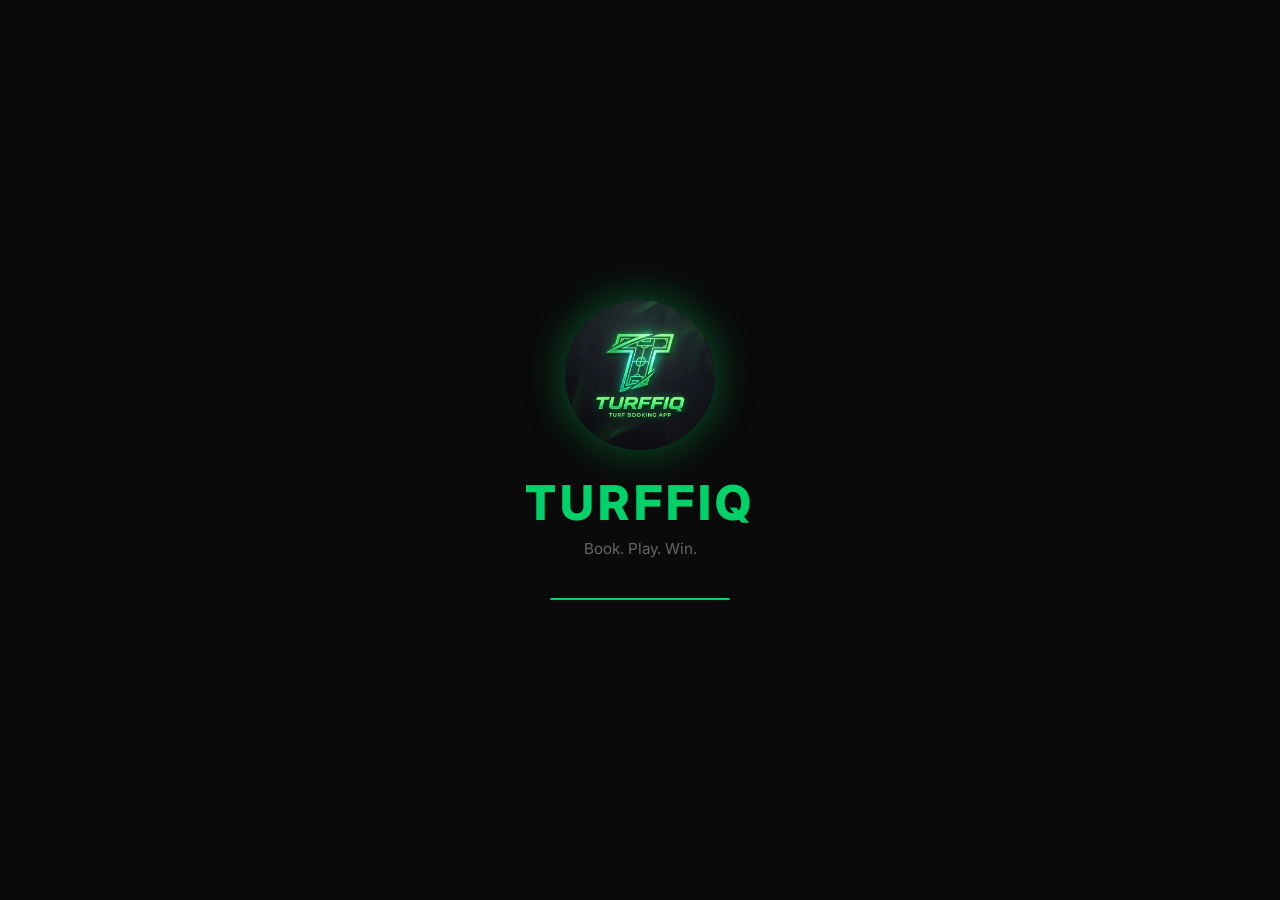
<file: frontend/index.html>
<!DOCTYPE html>
<html lang="en">
<head>
<meta charset="UTF-8"><meta name="viewport" content="width=device-width,initial-scale=1">
<title>TURFFIQ</title>
<link href="https://fonts.googleapis.com/css2?family=Inter:wght@400;600;800&display=swap" rel="stylesheet">
<style>
  * { margin:0; padding:0; box-sizing:border-box; }
  body { background:#0a0a0a; display:flex; justify-content:center; align-items:center; height:100vh; font-family:'Inter',sans-serif; overflow:hidden; }
  .splash { text-align:center; transition: opacity 0.5s ease; }
  .logo { width:150px; height:150px; object-fit:contain; border-radius:50%; box-shadow:0 0 40px rgba(0,210,106,0.4); animation:zoom 1s ease-out; }
  .brand { font-size:3rem; font-weight:800; color:#00d26a; letter-spacing:4px; margin-top:1.2rem; opacity:0; animation:fadeUp 0.6s 0.6s forwards; }
  .tagline { color:#666; margin-top:0.4rem; font-size:0.95rem; opacity:0; animation:fadeUp 0.6s 1s forwards; }
  .bar { width:180px; height:2px; background:#1a1a1a; border-radius:10px; margin:2.5rem auto 0; overflow:hidden; }
  .bar-fill { height:100%; background:#00d26a; width:0; border-radius:10px; animation:load 1.8s linear 1.2s forwards; }
  @keyframes zoom    { from{opacity:0;transform:scale(0.8)} to{opacity:1;transform:scale(1)} }
  @keyframes fadeUp  { from{opacity:0;transform:translateY(15px)} to{opacity:1;transform:translateY(0)} }
  @keyframes load    { from{width:0} to{width:100%} }
  .fade-out { opacity: 0; }
</style>
</head>
<body>
<div class="splash" id="splash">
  <img src="assets/Logo.jpeg" class="logo" alt="TURFFIQ Logo">
  <p class="brand">TURFFIQ</p>
  <p class="tagline">Book. Play. Win.</p>
  <div class="bar"><div class="bar-fill"></div></div>
</div>
<script>
  // Execute after 3 seconds total
  setTimeout(() => {
    document.getElementById("splash").classList.add("fade-out");
    setTimeout(() => {
      const token = localStorage.getItem("token");
      const user  = JSON.parse(localStorage.getItem("user") || "{}");
      if (token) {
        window.location.href = user.role === "Turf Owner" ? "pages/owner_dashboard.html" : "pages/dashboard.html";
      } else {
        window.location.href = "pages/selection.html";
      }
    }, 500); // Wait for fade-out animation
  }, 2500); // 2.5s display + 0.5s fade = 3s total
</script>
</body>
</html>
</file>
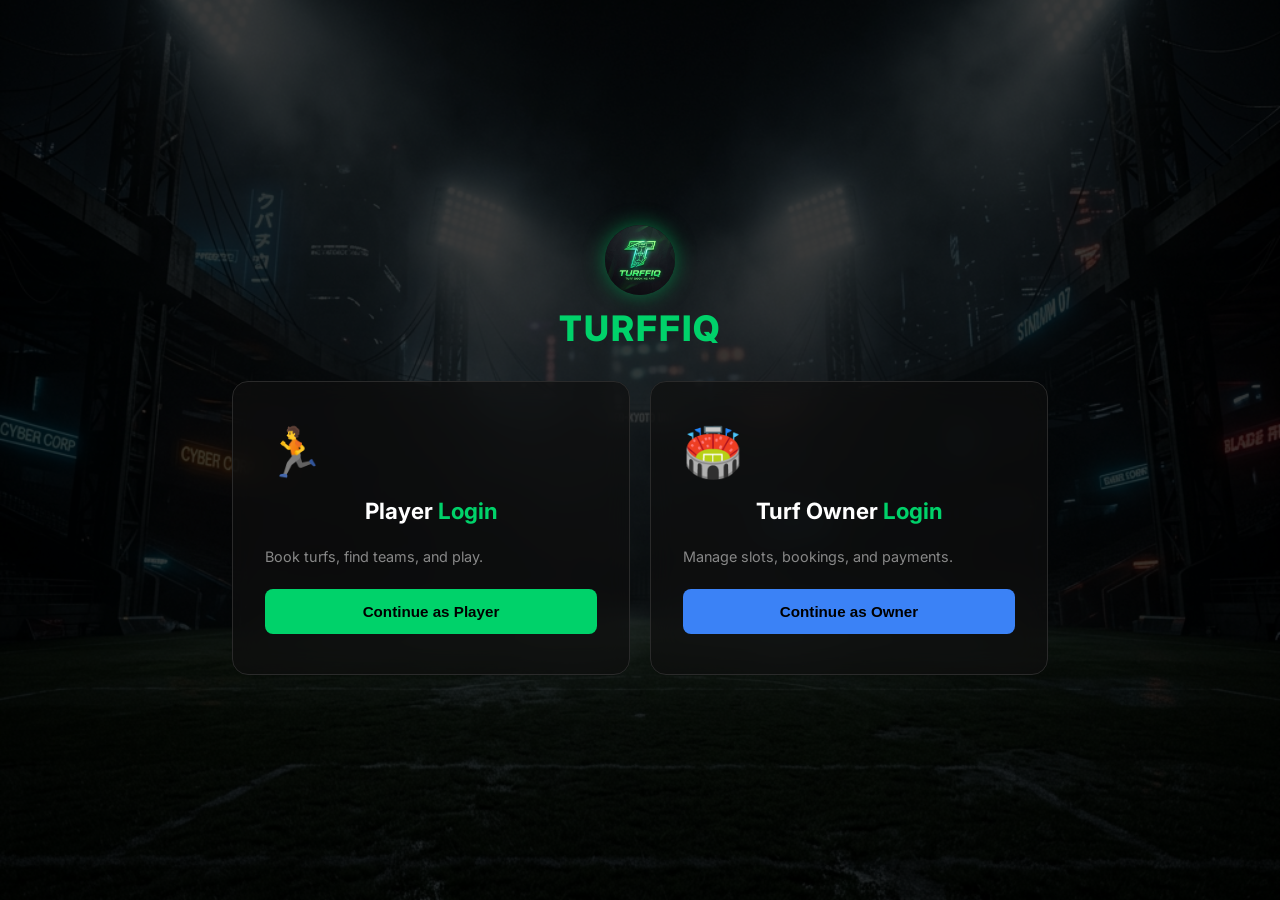
<file: frontend/pages/chat.html>
<!DOCTYPE html>
<html lang="en">
<head>
<meta charset="UTF-8"><meta name="viewport" content="width=device-width,initial-scale=1">
<title>TURFFIQ | Team Chat</title>
<link href="https://fonts.googleapis.com/css2?family=Inter:wght@400;600;800&display=swap" rel="stylesheet">
<link rel="stylesheet" href="../styles/main.css">
<script src="https://cdn.socket.io/4.7.2/socket.io.min.js"></script>
<style>
  html, body { height:100%; overflow:hidden; }
  body { display:flex; flex-direction:column; }
  .chat-outer { display:flex; flex:1; overflow:hidden; max-width:1000px; width:100%; margin:0 auto; }

  /* Sidebar */
  .sidebar { width:260px; border-right:1px solid var(--border); display:flex; flex-direction:column; flex-shrink:0; }
  .sidebar-head { padding:1rem; border-bottom:1px solid var(--border); }
  .sidebar-head h3 { margin:0; font-size:1rem; }
  .sidebar-head p  { color:#888; font-size:0.8rem; margin:0.25rem 0 0; }
  .member-list { flex:1; overflow-y:auto; padding:0.5rem; }
  .member-item { padding:0.6rem 0.75rem; border-radius:8px; font-size:0.85rem; display:flex; align-items:center; gap:0.6rem; }
  .member-item:hover { background:#1a1a1a; }
  .avatar-sm { width:30px; height:30px; border-radius:50%; background:var(--accent); color:#000; font-size:0.75rem; font-weight:800; display:flex; align-items:center; justify-content:center; flex-shrink:0; }
  .online-dot { width:8px; height:8px; background:var(--accent); border-radius:50%; margin-left:auto; }
  /* Book button in sidebar */
  .book-btn { margin:1rem; }

  /* Chat area */
  .chat-area { flex:1; display:flex; flex-direction:column; overflow:hidden; }
  .chat-header { padding:1rem 1.5rem; background:#111; border-bottom:1px solid #222; display:flex; justify-content:space-between; align-items:center; }
  .chat-header h3 { margin:0; font-size:1rem; }
  .live-badge { display:flex; align-items:center; gap:0.4rem; color:#aaa; font-size:0.85rem; }
  .live-dot { width:8px; height:8px; background:var(--accent); border-radius:50%; animation:pulse 1.5s infinite; }
  @keyframes pulse { 0%,100%{opacity:1} 50%{opacity:0.3} }

  .messages { flex:1; overflow-y:auto; padding:1.25rem; display:flex; flex-direction:column; gap:0.6rem; }
  .msg { max-width:72%; padding:0.65rem 1rem; border-radius:14px; word-break:break-word; }
  .msg-self  { align-self:flex-end; background:var(--accent); color:#000; border-bottom-right-radius:3px; }
  .msg-other { align-self:flex-start; background:#1e1e1e; border:1px solid #2e2e2e; border-bottom-left-radius:3px; }
  .msg-sys   { align-self:center; background:transparent; border:1px dashed #333; color:#666; font-size:0.8rem; border-radius:20px; padding:0.3rem 0.9rem; }
  .msg-name  { font-size:0.75rem; font-weight:700; margin-bottom:0.2rem; opacity:0.7; }
  .msg-time  { font-size:0.7rem; margin-top:0.25rem; opacity:0.5; text-align:right; }

  .input-bar { display:flex; padding:0.85rem 1rem; border-top:1px solid #222; gap:0.75rem; background:#0e0e0e; }
  .input-bar input  { margin:0; border-radius:24px; padding:0.7rem 1.2rem; flex:1; }
  .input-bar button { width:auto; margin:0; border-radius:24px; padding:0.7rem 1.4rem; white-space:nowrap; }

  @media(max-width:600px) { .sidebar { display:none; } }
</style>
</head>
<body>
<nav class="navbar">
  <span class="navbar-brand">TURFFIQ</span>
  <div class="navbar-links">
    <span id="roomLabel" style="color:#888;font-size:0.85rem"></span>
    <a href="dashboard.html" style="color:#aaa;font-size:0.9rem;text-decoration:none;margin-left:1rem">← Dashboard</a>
  </div>
</nav>

<div class="chat-outer">
  <!-- Sidebar: Members + book button -->
  <div class="sidebar">
    <div class="sidebar-head">
      <h3 id="sideTeamName">Team Chat</h3>
      <p id="sidePlayerCount">– members</p>
    </div>
    <div class="member-list" id="memberList">
      <p style="color:#888;font-size:0.85rem;padding:0.5rem">Loading members…</p>
    </div>

    <!-- Book Turf (admin only) -->
    <div class="book-btn" id="adminActions" style="display:none">
      <button class="btn-primary" onclick="goBook()" style="margin-top:0">🏟️ Book Turf for Match</button>
      <a id="paymentLink" href="#" style="display:none;margin-top:0.5rem;text-align:center;color:var(--accent);font-size:0.85rem;text-decoration:none">
        💳 View Split Payment
      </a>
    </div>
  </div>

  <!-- Chat area -->
  <div class="chat-area">
    <div class="chat-header">
      <h3 id="chatTitle">Match Room</h3>
      <div class="live-badge"><div class="live-dot"></div> Live Chat</div>
    </div>
    <div class="messages" id="messages"></div>
    <form class="input-bar" id="chatForm">
      <input id="msgInput" type="text" placeholder="Type a message…" required autocomplete="off">
      <button type="submit" class="btn-primary">Send</button>
    </form>
  </div>
</div>

<script src="../scripts/api.js"></script>
<script>
document.addEventListener("DOMContentLoaded", async () => {
  const user = getUser();
  if (!user.id) { window.location.href = "login.html"; return; }

  const params  = new URLSearchParams(window.location.search);
  const teamId  = params.get("team_id");
  const room    = teamId ? `team_${teamId}` : "global-lobby";
  let teamData  = null;
  let isAdmin   = false;

  document.getElementById("roomLabel").innerText  = teamId ? `Team ID: ${teamId.slice(-8)}` : "Global Lobby";
  document.getElementById("chatTitle").innerText  = teamId ? "Team Chat" : "Global Lobby";

  // Load team info
  if (teamId) {
    try {
      teamData = await apiCall(`/teams/${teamId}`);
      isAdmin  = teamData.creator_id === user.id;

      document.getElementById("sideTeamName").innerText  = teamData.team_name || "Team Chat";
      document.getElementById("sidePlayerCount").innerText = `${teamData.current_players_count} / ${teamData.required_players} members`;

      renderMembers(teamData.players || [], user.id);

      // Admin controls
      if (isAdmin) {
        document.getElementById("adminActions").style.display = "block";
        // Check if team already has a booking
        try {
          const bookings = await apiCall("/bookings/my");
          const teamBooking = bookings.find(b => b.team_id === teamId && b.payment_method === "split");
          if (teamBooking) {
            const payLink = document.getElementById("paymentLink");
            payLink.href = `payment_split.html?booking_id=${teamBooking._id}&team_id=${teamId}`;
            payLink.style.display = "block";
          }
        } catch(e) {}
      }
    } catch(e) {
      console.error(e);
    }
  }

  // Socket
  const socket = io("http://localhost:5000");
  socket.on("connect", () => {
    if (teamId) {
      socket.emit("join_team_room", { team_id: teamId, user_id: user.id, name: user.name });
    } else {
      socket.emit("join", { room, name: user.name, user_id: user.id });
    }
    socket.emit("join_user_room", { user_id: user.id });
  });

  socket.on("load_history", msgs => {
    const container = document.getElementById("messages");
    container.innerHTML = "";
    if (!msgs || !msgs.length) {
      appendSys("👋 No messages yet. Start the conversation!");
    } else {
      msgs.forEach(m => appendMsg(m.text, m.sender_name || m.user, m.sender_id === user.id || m.user_id === user.id, m.timestamp));
    }
  });

  socket.on("message", d => {
    if (d.system) { appendSys(d.text); return; }
    const isSelf = d.user_id === user.id || d.user === user.name;
    appendMsg(d.text, d.user, isSelf, d.timestamp);
  });

  socket.on("notification", n => {
    showToast("🔔 " + (n.payload?.message || n.type));
  });

  socket.on("payment_update", d => {
    appendSys("💰 " + (d.message || "Payment update received"));
  });

  let typingTimer;
  document.getElementById("msgInput").addEventListener("input", () => {
    socket.emit("typing", { room, name: user.name });
    clearTimeout(typingTimer);
    typingTimer = setTimeout(() => socket.emit("stop_typing", { room, name: user.name }), 1000);
  });

  document.getElementById("chatForm").addEventListener("submit", e => {
    e.preventDefault();
    const txt = document.getElementById("msgInput").value.trim();
    if (!txt) return;
    socket.emit("sendMessage", { room, msg: txt, name: user.name, user_id: user.id });
    socket.emit("stop_typing", { room, name: user.name });
    document.getElementById("msgInput").value = "";
  });

  const typingDiv = document.createElement("div");
  typingDiv.id = "typingIndicator";
  typingDiv.style = "color:#888;font-size:0.8rem;padding:0.5rem 1.5rem;display:none";
  document.querySelector(".chat-area").insertBefore(typingDiv, document.getElementById("chatForm"));

  socket.on("typing", d => {
    typingDiv.innerText = `${d.name} is typing...`;
    typingDiv.style.display = "block";
  });
  socket.on("stop_typing", d => {
    typingDiv.style.display = "none";
  });

  function goBook() {
    if (teamId) {
      window.location.href = `team_create.html?book_mode=1&team_id=${teamId}`;
    }
  }
  window.goBook = goBook;
});

function renderMembers(playerIds, myId) {
  const list = document.getElementById("memberList");
  if (!playerIds.length) { list.innerHTML = `<p style="color:#888;font-size:0.85rem;padding:0.5rem">No members yet.</p>`; return; }
  list.innerHTML = playerIds.map(pid => `
    <div class="member-item">
      <div class="avatar-sm">${pid[0]?.toUpperCase() || "?"}</div>
      <span>${pid === myId ? "You" : `Player …${pid.slice(-4)}`}</span>
      <div class="online-dot"></div>
    </div>`).join("");
}

function appendMsg(text, sender, isSelf, timestamp) {
  const container = document.getElementById("messages");
  const div = document.createElement("div");
  div.className = `msg ${isSelf ? "msg-self" : "msg-other"}`;
  const time = timestamp ? new Date(timestamp).toLocaleTimeString([], {hour:"2-digit",minute:"2-digit"}) : new Date().toLocaleTimeString([], {hour:"2-digit",minute:"2-digit"});
  div.innerHTML = `${!isSelf ? `<div class="msg-name">${sender}</div>` : ""}${text}<div class="msg-time">${time}</div>`;
  container.appendChild(div);
  container.scrollTop = container.scrollHeight;
}

function appendSys(text) {
  const container = document.getElementById("messages");
  const div = document.createElement("div");
  div.className = "msg msg-sys";
  div.innerText = text;
  container.appendChild(div);
  container.scrollTop = container.scrollHeight;
}
</script>
</body>
</html>
</file>
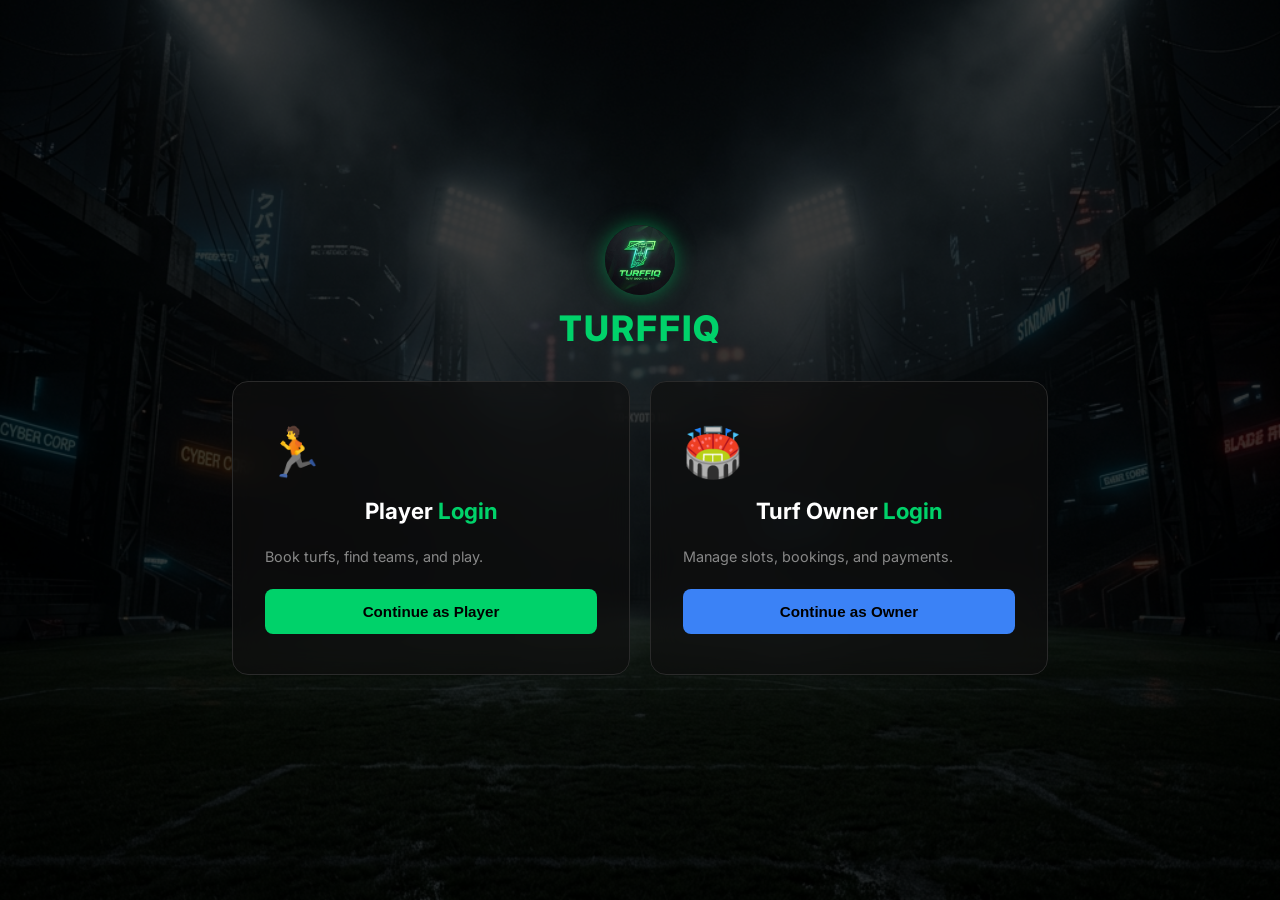
<file: frontend/pages/dashboard.html>
<!DOCTYPE html>
<html lang="en">
<head>
<meta charset="UTF-8"><meta name="viewport" content="width=device-width,initial-scale=1">
<title>TURFFIQ | Player Dashboard</title>
<link href="https://fonts.googleapis.com/css2?family=Inter:wght@400;600;800&display=swap" rel="stylesheet">
<link rel="stylesheet" href="../styles/main.css">
<style>
  :root { --p-bg: #0a0a0a; --c-card: #141414; --c-border: #262626; }
  body { 
    background: linear-gradient(rgba(10, 10, 10, 0.88), rgba(10, 10, 10, 0.88)), 
                url('../assets/sports_bg.png') no-repeat center center fixed; 
    background-size: cover;
    min-height: 100vh;
  }
  
  /* Profile Card */
  .profile-section { margin-bottom: 2rem; }
  .profile-card { 
    background: linear-gradient(135deg, #141414 0%, #0f0f0f 100%);
    border: 1px solid var(--c-border);
    padding: 2rem; border-radius: 20px;
    display: flex; justify-content: space-between; align-items: center; gap: 2rem;
    flex-wrap: wrap; box-shadow: 0 10px 30px rgba(0,0,0,0.5);
  }
  .prof-info { display: flex; align-items: center; gap: 1.5rem; }
  .prof-avatar { 
    width: 80px; height: 80px; background: var(--accent); color: #000;
    border-radius: 50%; display: flex; align-items: center; justify-content: center;
    font-size: 2.2rem; font-weight: 800; box-shadow: 0 0 20px rgba(0,210,106,0.3);
  }
  .prof-details h2 { font-size: 1.8rem; font-weight: 800; margin-bottom: 0.2rem; }
  .prof-details p { color: #888; font-size: 0.95rem; }
  
  .prof-stats { display: flex; gap: 2.5rem; }
  .stat-box { text-align: center; }
  .stat-box .label { font-size: 0.75rem; text-transform: uppercase; letter-spacing: 1px; color: #555; margin-bottom: 0.4rem; }
  .stat-box .value { font-size: 1.6rem; font-weight: 800; color: var(--accent); }
  .stat-box .value.none { color: #444; font-size: 0.9rem; font-weight: 400; font-style: italic; margin-top: 5px; }

  /* Actions Grid */
  .actions-grid { display: grid; grid-template-columns: repeat(auto-fit, minmax(200px, 1fr)); gap: 1rem; margin-bottom: 2rem; }
  .action-item { 
    background: var(--c-card); border: 1px solid var(--c-border); padding: 1.5rem;
    border-radius: 16px; transition: 0.3s; cursor: pointer; text-align: center;
  }
  .action-item:hover { transform: translateY(-5px); border-color: var(--accent); background: #1a1a1a; }
  .action-item .ico { font-size: 2rem; margin-bottom: 0.75rem; display: block; }
  .action-item h4 { font-size: 1.1rem; margin-bottom: 0.25rem; }
  .action-item p { font-size: 0.82rem; color: #777; }

  /* Notification Panel */
  .notif-panel { margin-bottom: 2.5rem; }
  .notif-card { background: var(--c-card); border: 1px solid var(--c-border); border-radius: 16px; padding: 1.5rem; }
  .notif-card h3 { font-size: 1.2rem; margin-bottom: 1rem; color: #fff; display: flex; align-items: center; gap: 0.6rem; }
  .notif-item { padding: 0.8rem 0; border-bottom: 1px solid #222; font-size: 0.9rem; color: #ccc; }
  .notif-item:last-child { border-bottom: none; }
  .notif-time { font-size: 0.75rem; color: #555; margin-top: 0.2rem; }

  /* Matches Area */
  .match-row { padding: 1.25rem; border: 1px solid var(--c-border); border-radius: 12px; margin-bottom: 0.8rem; background: #0c0c0c; }

  /* Sports UI Stickers */
  .sports-stickers { display: flex; justify-content: center; gap: 2rem; padding: 3rem 0; opacity: 0.3; filter: grayscale(1); }
  .sticker { width: 120px; transition: 0.3s; }
  .sticker:hover { opacity: 1; filter: none; transform: scale(1.1); }

  @media(max-width: 640px) { .profile-card { flex-direction: column; align-items: flex-start; } .prof-stats { width: 100%; justify-content: space-between; margin-top: 1.5rem; } }
</style>
</head>
<body>
<nav class="navbar">
  <span class="navbar-brand">TURFFIQ</span>
  <div class="navbar-links">
    <button class="btn-secondary btn-sm" onclick="clearSession()">Logout</button>
  </div>
</nav>

<div class="page-wrap" style="max-width: 1000px; margin-top: 1rem;">
  
  <!-- Section 1: User Profile -->
  <div class="profile-section">
    <div class="profile-card">
      <div class="prof-info">
        <div class="prof-avatar" id="profInitial">?</div>
        <div class="prof-details">
          <h2 id="profName">...</h2>
          <p id="profPhone">...</p>
          <div id="profLevel" class="badge badge-gray" style="margin-top:0.4rem">Loading Level...</div>
        </div>
      </div>
      <div class="prof-stats">
        <div class="stat-box">
          <div class="label">Matches Played</div>
          <div id="statMatches" class="value">---</div>
        </div>
        <div class="stat-box">
          <div class="label">Wins / Points</div>
          <div id="statWins" class="value">---</div>
        </div>
      </div>
    </div>
  </div>

  <!-- Section 2: Unified Actions (Only ONCE) -->
  <div class="actions-grid">
    <div class="action-item" onclick="location.href='team_create.html'">
      <span class="ico">⚽</span>
      <h4>Create Team</h4>
      <p>Lead your squad</p>
    </div>
    <div class="action-item" onclick="location.href='join_team.html'">
      <span class="ico">🤝</span>
      <h4>Join Team</h4>
      <p>Find teammates</p>
    </div>
    <div class="action-item" onclick="location.href='direct_booking.html'">
      <span class="ico">Stadium</span>
      <h4>Direct Booking</h4>
      <p>Instant slot</p>
    </div>
  </div>

  <!-- Section 3: Notifications Section -->
  <div class="notif-panel">
    <div class="notif-card">
      <h3>🔔 Latest Notifications</h3>
      <div id="notifList">
        <p style="color:#444; text-align:center; padding: 1rem;">No new notifications</p>
      </div>
    </div>
  </div>

  <!-- Section 4: Upcoming Matches -->
  <h2 class="section-title">📅 My Upcoming Sessions</h2>
  <div id="matchesList">
    <div class="empty-state">
      <div class="icon">🏟️</div>
      <p>No active matches yet - Start playing to see your stats</p>
    </div>
  </div>

  <!-- Section 5: Sports Themed Enhancement -->
  <div class="sports-stickers">
    <div class="sticker" style="font-size: 3rem; text-align:center;">⚽<br><small style="font-size:0.7rem">FOOTBALL</small></div>
    <div class="sticker" style="font-size: 3rem; text-align:center;">🏏<br><small style="font-size:0.7rem">CRICKET</small></div>
    <div class="sticker" style="font-size: 3rem; text-align:center;">🎾<br><small style="font-size:0.7rem">TENNIS</small></div>
  </div>

</div>

<script src="../scripts/api.js"></script>
<script>
document.addEventListener("DOMContentLoaded", async () => {
  const user = getUser();
  if (!user.id) { location.href = "login.html"; return; }

  // Load Full Profile (Real Data)
  loadProfile();
  
  // Load Notifications
  loadNotifs();

  // Load Matches
  loadMatches();
});

async function loadProfile() {
  try {
    const me = await apiCall("/auth/me");
    document.getElementById("profName").innerText = me.name;
    document.getElementById("profPhone").innerText = me.phone || "No phone linked";
    document.getElementById("profInitial").innerText = me.name.charAt(0).toUpperCase();
    document.getElementById("profLevel").innerText = me.player_level || "Rookie";
    
    const mP = me.matches_played || 0;
    const wins = me.wins || 0;

    if (mP === 0) {
      document.getElementById("statMatches").innerHTML = `<span class="none">No activity yet</span>`;
    } else {
      document.getElementById("statMatches").innerText = mP;
    }

    if (wins === 0) {
      document.getElementById("statWins").innerHTML = `<span class="none">Start playing to see stats</span>`;
    } else {
      document.getElementById("statWins").innerText = wins;
    }
  } catch(e) {
    // Fallback if /me fails
    const user = getUser();
    document.getElementById("profName").innerText = user.name;
    document.getElementById("statMatches").innerHTML = `<span class="none">Error loading stats</span>`;
  }
}

async function loadNotifs() {
  const el = document.getElementById("notifList");
  try {
    const notifs = await apiCall("/notifications/");
    if (!notifs.length) {
      el.innerHTML = `<p style="color:#444; text-align:center; padding: 1rem;">No new notifications</p>`;
      return;
    }
    el.innerHTML = notifs.slice(0, 3).map(n => `
      <div class="notif-item">
        <strong>${n.type.replace(/_/g, ' ').toUpperCase()}</strong>: ${n.payload?.message || "Match Update"}
        <div class="notif-time">${(n.created_at||'').slice(0,16).replace('T',' ')}</div>
      </div>
    `).join("");
  } catch(e) {
    el.innerHTML = `<p style="color:var(--danger)">Could not load alerts</p>`;
  }
}

async function loadMatches() {
  const el = document.getElementById("matchesList");
  try {
    const bookings = await apiCall("/bookings/my");
    if (!bookings.length) {
      el.innerHTML = `<div class="empty-state"><div class="icon">🏟️</div><p>No active matches yet - Start playing to see your stats</p></div>`;
      return;
    }
    el.innerHTML = bookings.map(b => `
      <div class="match-row" style="border-left: 4px solid ${b.status==='Confirmed'?'var(--accent)':'#f6c90e'}">
        <div style="display:flex;justify-content:space-between;align-items:center;flex-wrap:wrap">
          <div>
            <h4 style="margin:0">${b.date}</h4>
            <span class="badge ${b.status==='Confirmed'?'badge-green':'badge-yellow'}" style="margin-top:0.4rem">${b.status}</span>
          </div>
          <div>
            ${b.team_id ? `<button class="btn-primary btn-sm" onclick="location.href='chat.html?team_id=${b.team_id}'">💬 Chat</button>` : ""}
          </div>
        </div>
      </div>
    `).join("");
  } catch(e) {
    el.innerHTML = `<p style="color:var(--danger)">${e.message}</p>`;
  }
}
</script>
</body>
</html>
</file>
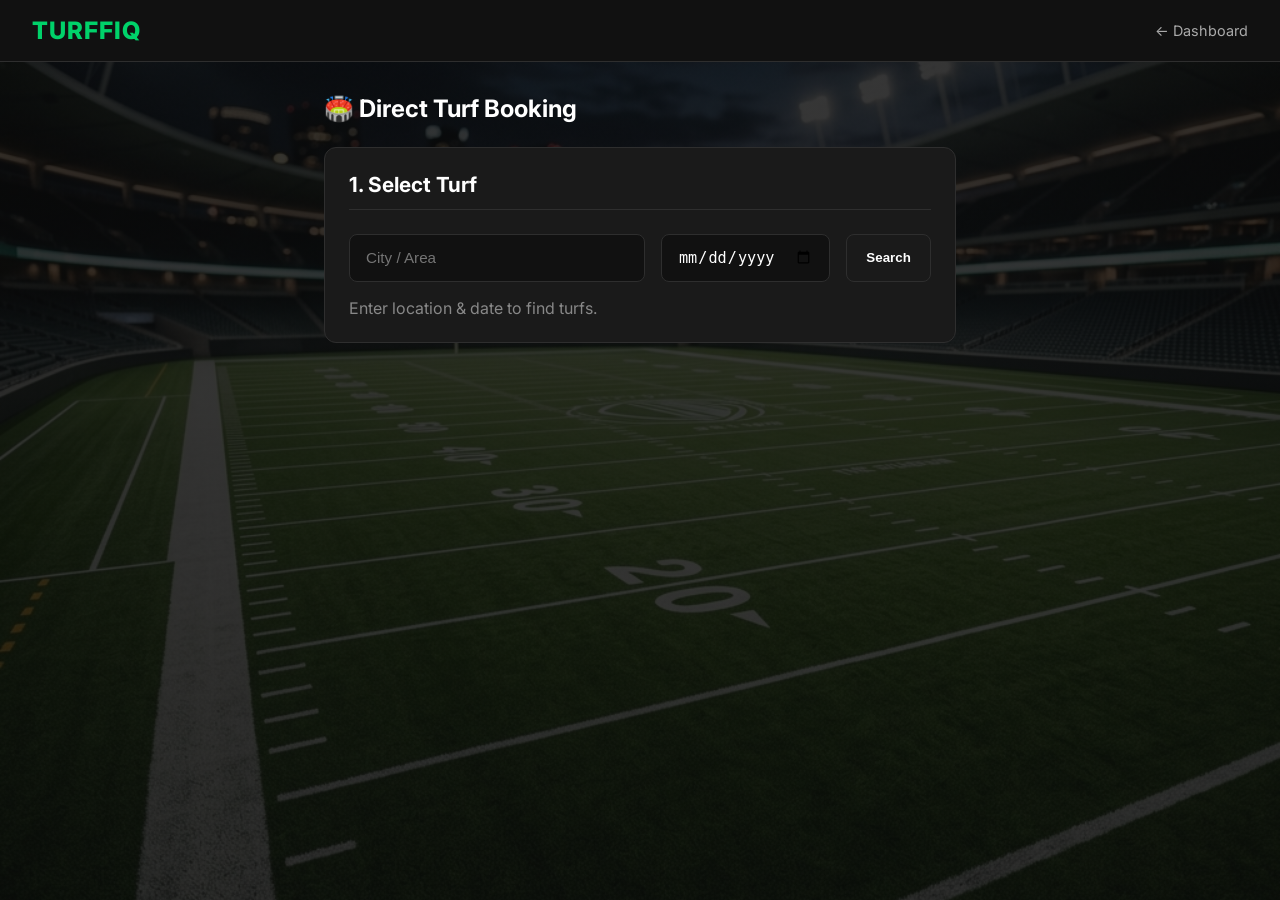
<file: frontend/pages/direct_booking.html>
<!DOCTYPE html>
<html lang="en">
<head>
<meta charset="UTF-8"><meta name="viewport" content="width=device-width,initial-scale=1">
<title>TURFFIQ | Direct Turf Booking</title>
<link href="https://fonts.googleapis.com/css2?family=Inter:wght@400;600;800&display=swap" rel="stylesheet">
<link rel="stylesheet" href="../styles/main.css">
<style>
  .turf-card { cursor:pointer; border-radius:10px; border:1px solid var(--border); padding:1.25rem; margin-bottom:0.75rem; transition:all 0.2s; }
  .turf-card:hover, .turf-card.selected { border-color:var(--accent); background:rgba(0,210,106,0.04); }
  .summary-row { display:flex; justify-content:space-between; padding:0.5rem 0; border-bottom:1px solid #222; font-size:0.9rem; }
</style>
</head>
<body>
<nav class="navbar">
  <span class="navbar-brand">TURFFIQ</span>
  <a href="dashboard.html" style="color:#aaa;font-size:0.9rem;text-decoration:none">← Dashboard</a>
</nav>
<div class="page-wrap" style="max-width:680px">
  <h2 style="margin-bottom:1.5rem">🏟️ Direct Turf Booking</h2>

  <!-- Step 1: Select Turf -->
  <div class="card" style="margin-bottom:1.5rem">
    <h3 class="section-title">1. Select Turf</h3>
    <div style="display:flex;gap:1rem;margin-bottom:1rem">
      <input id="locFilter" type="text" placeholder="City / Area" style="margin:0;flex:2">
      <input id="dateFilter" type="date" style="margin:0;flex:1">
      <button class="btn-secondary" style="white-space:nowrap" onclick="searchTurfs()">Search</button>
    </div>
    <div id="turfList"><p style="color:#888">Enter location & date to find turfs.</p></div>
  </div>

  <!-- Step 2: Slots (shown after turf select) -->
  <div class="card" id="slotCard" style="display:none;margin-bottom:1.5rem">
    <h3 class="section-title">2. Choose a 1-Hour Slot</h3>
    <div class="slot-grid" id="slotGrid"></div>
  </div>

  <!-- Step 3: Services + Payment -->
  <div class="card" id="payCard" style="display:none">
    <h3 class="section-title">3. Services & Payment</h3>
    <div style="display:flex;justify-content:space-between;padding:0.75rem;background:#111;border-radius:8px;margin-bottom:0.5rem">
      <label style="margin:0;color:#fff"><input type="checkbox" class="svc" value="Water Bottles" data-price="20"> 💧 Water Bottles</label>
      <span>+₹20</span>
    </div>
    <div style="display:flex;justify-content:space-between;padding:0.75rem;background:#111;border-radius:8px;margin-bottom:0.5rem">
      <label style="margin:0;color:#fff"><input type="checkbox" class="svc" value="Snacks" data-price="50"> 🍿 Snacks</label>
      <span>+₹50</span>
    </div>
    <div style="display:flex;justify-content:space-between;padding:0.75rem;background:#111;border-radius:8px;margin-bottom:0.5rem">
      <label style="margin:0;color:#fff"><input type="checkbox" class="svc" value="Equipment" data-price="150"> 🎽 Equipment</label>
      <span>+₹150</span>
    </div>
    <hr style="border-color:#333;margin:1rem 0">
    <div class="summary-row"><span style="color:#aaa">Turf</span><strong id="sumTurf">–</strong></div>
    <div class="summary-row"><span style="color:#aaa">Slot</span><strong id="sumSlot">–</strong></div>
    <div class="summary-row"><span style="color:#aaa">Slot Cost</span><strong id="sumTurfCost">₹–</strong></div>
    <div class="summary-row"><span style="color:#aaa">Services</span><strong id="sumSvc">---</strong></div>
    <div style="display:flex;justify-content:space-between;margin-top:1rem;font-size:1.2rem">
      <span>Total</span><strong style="color:var(--accent)" id="sumTotal">₹–</strong>
    </div>
    <p id="payErr" style="color:var(--danger);font-size:0.85rem;display:none;margin-top:0.5rem"></p>
    <button class="btn-primary" id="payBtn" onclick="confirmBooking()">✅ Confirm & Pay</button>
  </div>
</div>

<script src="../scripts/api.js"></script>
<script>
let sel = {};

async function searchTurfs() {
  const loc  = document.getElementById("locFilter").value.trim();
  const date = document.getElementById("dateFilter").value;
  sel.date = date;
  const el = document.getElementById("turfList");
  el.innerHTML = `<p style="color:#888">Searching…</p>`;
  try {
    const turfs = await apiCall("/turfs/");
    const list = loc ? turfs.filter(t => t.location.toLowerCase().includes(loc.toLowerCase())) : turfs;
    if (!list.length) { el.innerHTML = `<p style="color:#aaa">No turfs found.</p>`; return; }
    el.innerHTML = list.map(t => `
      <div class="turf-card" id="tc_${t._id}" onclick="selectTurf('${t._id}','${t.turf_name}','${t.location}')">
        <strong>${t.turf_name}</strong>
        <p style="color:#aaa;font-size:0.85rem">📍 ${t.location}</p>
      </div>`).join("");
  } catch(e) { el.innerHTML = `<p style="color:var(--danger)">${e.message}</p>`; }
}

async function selectTurf(id, name, loc) {
  document.querySelectorAll(".turf-card").forEach(c=>c.classList.remove("selected"));
  document.getElementById("tc_"+id).classList.add("selected");
  sel.turf = {id, name, loc};
  document.getElementById("slotCard").style.display = "block";
  document.getElementById("payCard").style.display  = "none";
  const grid = document.getElementById("slotGrid");
  grid.innerHTML = "<p style='color:#888'>Loading slots…</p>";
  try {
    const slots = await apiCall(`/slots/?turf_id=${id}&date=${sel.date}`);
    if (!slots.length) { grid.innerHTML = "<p style='color:#aaa'>No slots available for this date.</p>"; return; }
    grid.innerHTML = slots.map(s => `
      <div class="slot-btn ${s.status}" id="sl_${s._id}" onclick="selectSlot('${s._id}','${s.label}',${s.price},'${s.status}')">
        ${s.label}<br><small>₹${s.price}</small>
      </div>`).join("");
  } catch(e) { grid.innerHTML = `<p style='color:var(--danger)'>${e.message}</p>`; }
}

function selectSlot(id, label, price, status) {
  if (status !== "available") { showToast("Slot "+status,"error"); return; }
  document.querySelectorAll(".slot-btn").forEach(b=>b.classList.remove("selected"));
  document.getElementById("sl_"+id).classList.add("selected");
  sel.slot = {id, label, price};
  document.getElementById("sumTurf").innerText = sel.turf.name;
  document.getElementById("sumSlot").innerText = label;
  document.getElementById("sumTurfCost").innerText = `₹${price}`;
  updateTotal();
  document.getElementById("payCard").style.display = "block";
  document.querySelectorAll(".svc").forEach(cb => cb.onchange = updateTotal);
}

function updateTotal() {
  let svc = 0;
  document.querySelectorAll(".svc:checked").forEach(cb => svc += parseInt(cb.dataset.price));
  const total = sel.slot.price + svc;
  sel.total = total; sel.svcCost = svc;
  document.getElementById("sumSvc").innerText   = `₹${svc}`;
  document.getElementById("sumTotal").innerText = `₹${total}`;
}

async function confirmBooking() {
  const btn = document.getElementById("payBtn");
  const err = document.getElementById("payErr");
  err.style.display = "none";
  showLoading(btn, true);
  const svcs = [...document.querySelectorAll(".svc:checked")].map(cb=>cb.value);
  const user = getUser();
  try {
    const bookRes = await apiCall("/bookings/create", "POST", {
      turf_id:        sel.turf.id,
      slot_id:        sel.slot.id,
      date:           sel.date,
      services:       svcs,
      total_cost:     sel.total,
      payment_method: "single"
    });
    await apiCall("/payments/", "POST", {
      booking_id:   bookRes.booking_id,
      method:       "single",
      total_amount: sel.total,
      player_ids:   [user.id]
    });
    showToast("Turf booked successfully! 🎉");
    setTimeout(() => window.location.href = "dashboard.html", 1500);
  } catch(e) {
    err.innerText = e.message; err.style.display = "block";
    showLoading(btn, false, "✅ Confirm & Pay");
  }
}
</script>
</body>
</html>
</file>
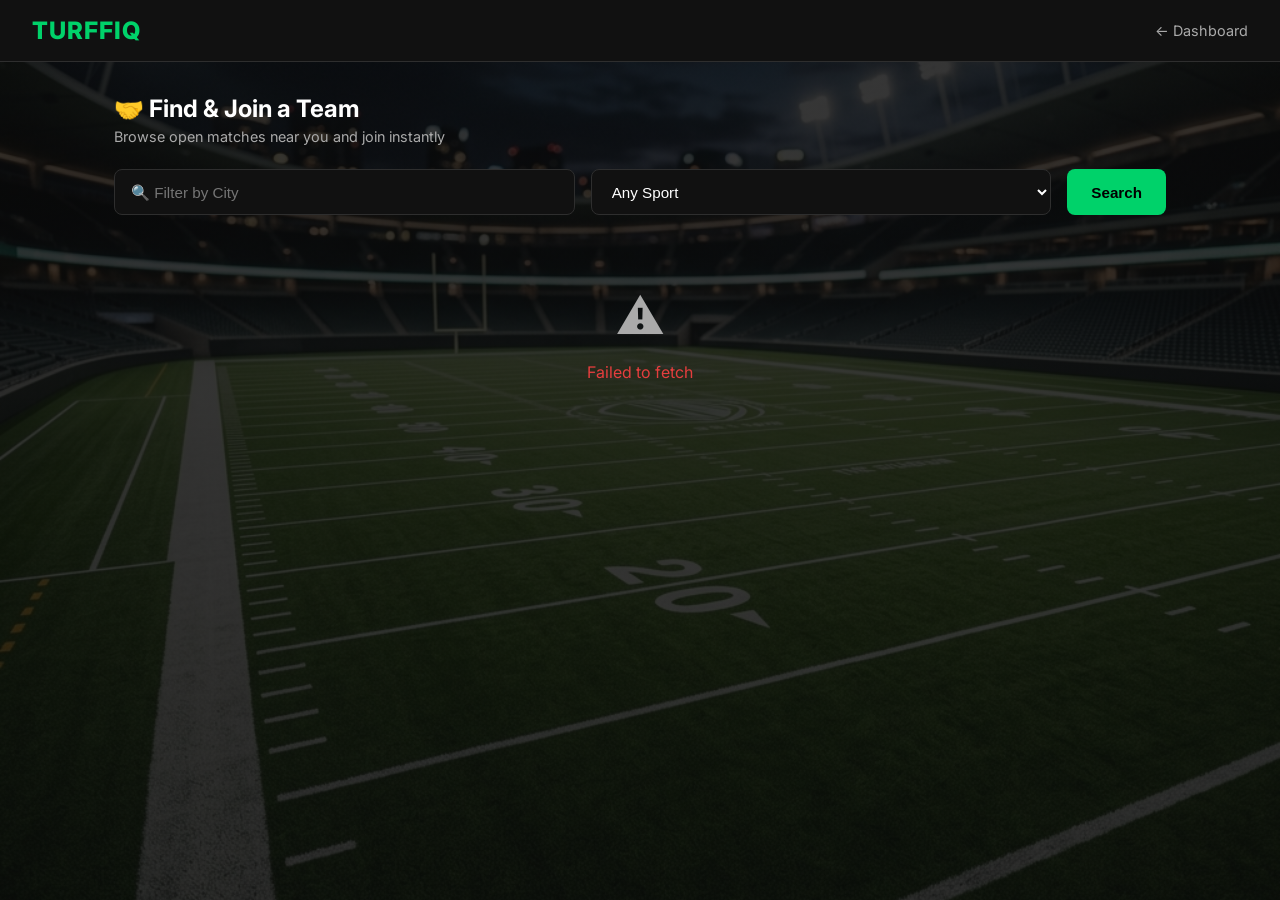
<file: frontend/pages/join_team.html>
<!DOCTYPE html>
<html lang="en">
<head>
<meta charset="UTF-8"><meta name="viewport" content="width=device-width,initial-scale=1">
<title>TURFFIQ | Join Team</title>
<link href="https://fonts.googleapis.com/css2?family=Inter:wght@400;600;800&display=swap" rel="stylesheet">
<link rel="stylesheet" href="../styles/main.css">
<style>
  .filters { display:flex; gap:1rem; flex-wrap:wrap; margin-bottom:1.5rem; }
  .filters input, .filters select { flex:1; min-width:140px; margin-top:0; }
  .team-card { border-left:3px solid var(--accent); margin-bottom:1rem; }
  .team-card.full { border-left-color:#444; opacity:0.6; }
  .count-bar { background:#222; border-radius:10px; height:6px; margin:0.5rem 0; overflow:hidden; }
  .count-fill { background:var(--accent); height:100%; border-radius:10px; transition:width 0.4s; }
  .just-joined { border-left-color:#3b82f6 !important; }
</style>
</head>
<body>
<nav class="navbar">
  <span class="navbar-brand">TURFFIQ</span>
  <a href="dashboard.html" style="color:#aaa;font-size:0.9rem;text-decoration:none">← Dashboard</a>
</nav>

<div class="page-wrap">
  <h2 style="margin-bottom:0.3rem">🤝 Find & Join a Team</h2>
  <p style="color:#aaa;font-size:0.9rem;margin-bottom:1.5rem">Browse open matches near you and join instantly</p>

  <div class="filters">
    <input id="fLoc"   type="text" placeholder="🔍 Filter by City">
    <select id="fSport">
      <option value="">Any Sport</option>
      <option>Football</option><option>Cricket</option><option>Basketball</option><option>Tennis</option>
    </select>
    <button class="btn-primary" style="width:auto;margin-top:0;padding:0.75rem 1.5rem" onclick="loadTeams()">Search</button>
  </div>

  <div id="teamsList">
    <div class="empty-state"><div class="icon">⏳</div><p>Loading matches…</p></div>
  </div>
</div>

<script src="../scripts/api.js"></script>
<script>
document.addEventListener("DOMContentLoaded", loadTeams);

async function loadTeams() {
  const loc   = document.getElementById("fLoc").value.trim();
  const sport = document.getElementById("fSport").value;
  const el    = document.getElementById("teamsList");
  el.innerHTML = `<div class="empty-state"><div class="icon">⏳</div><p>Searching…</p></div>`;
  try {
    let url = "/teams/?";
    if (loc)   url += `location=${encodeURIComponent(loc)}&`;
    if (sport) url += `sport=${encodeURIComponent(sport)}&`;
    const teams = await apiCall(url);
    if (!teams.length) {
      el.innerHTML = `<div class="empty-state"><div class="icon">🏟️</div><p>No open teams found. <a href="team_create.html" style="color:var(--accent)">Create one!</a></p></div>`;
      return;
    }
    const user = getUser();
    el.innerHTML = teams.map(t => {
      const full   = t.current_players_count >= t.required_players;
      const isMine = t.creator_id === user.id;
      const isIn   = (t.players || []).includes(user.id);
      const pct    = Math.min(100, Math.round(t.current_players_count / t.required_players * 100));

      let actions = "";
      if (isIn || isMine) {
        actions = `
          <a href="chat.html?team_id=${t._id}" class="btn-primary btn-sm" style="text-decoration:none">💬 Team Chat</a>
          ${isMine ? `<a href="team_create.html?book_mode=1&team_id=${t._id}" class="btn-secondary btn-sm" style="text-decoration:none">🏟️ Book Turf</a>` : ""}`;
      } else if (full) {
        actions = `<button class="btn-secondary btn-sm" disabled style="opacity:0.5">🚫 Team Full</button>`;
      } else {
        actions = `<button class="btn-primary btn-sm" onclick="joinTeam('${t._id}',this)">⚡ Join Squad</button>`;
      }

      return `
      <div class="card team-card ${full && !isIn && !isMine ? "full":""} ${isIn||isMine?"just-joined":""}">
        <div style="display:flex;justify-content:space-between;align-items:flex-start;flex-wrap:wrap;gap:0.5rem">
          <div>
            <strong style="font-size:1.05rem">${t.team_name}</strong>
            <span class="badge ${full ? "badge-red":"badge-green"}" style="margin-left:0.5rem">${full?"Full":"Open"}</span>
            ${isIn || isMine ? `<span class="badge badge-yellow" style="margin-left:0.25rem">${isMine?"👑 Admin":"✅ Joined"}</span>` : ""}
          </div>
          <span class="badge badge-gray">${t.sport}</span>
        </div>
        <p style="color:#aaa;font-size:0.85rem;margin:0.5rem 0">📍 ${t.location} &nbsp;⏰ ${(t.date_time||"TBD").slice(0,16).replace("T"," ")}</p>
        <div style="display:flex;align-items:center;gap:0.75rem;font-size:0.85rem">
          <span style="color:#aaa;white-space:nowrap">${t.current_players_count} / ${t.required_players}</span>
          <div class="count-bar" style="flex:1"><div class="count-fill" style="width:${pct}%"></div></div>
          <span style="color:#aaa;white-space:nowrap">${t.required_players - t.current_players_count} left</span>
        </div>
        <div style="display:flex;gap:0.5rem;margin-top:1rem;flex-wrap:wrap">${actions}</div>
      </div>`;
    }).join("");
  } catch(e) {
    el.innerHTML = `<div class="empty-state"><div class="icon">⚠️</div><p style="color:var(--danger)">${e.message}</p></div>`;
  }
}

async function joinTeam(teamId, btn) {
  showLoading(btn, true);
  try {
    const res = await apiCall(`/teams/${teamId}/join`, "POST");
    showToast(res.message + " 🎉");
    // Refresh list to show chat button
    await loadTeams();
    // Also open chat after join
    setTimeout(() => { window.location.href = `chat.html?team_id=${teamId}`; }, 1200);
  } catch(e) {
    showToast(e.message, "error");
    showLoading(btn, false, "⚡ Join Squad");
  }
}
</script>
</body>
</html>
</file>
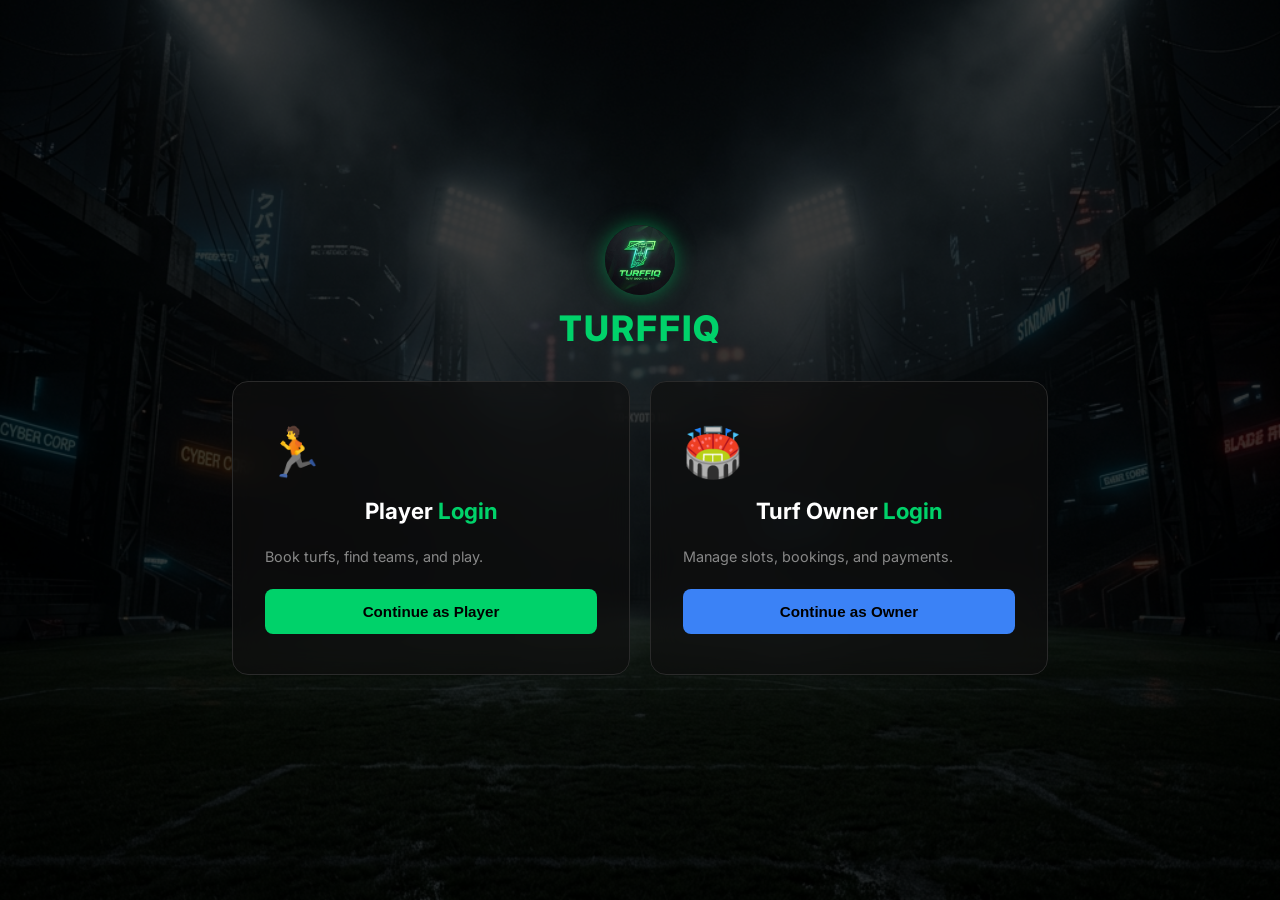
<file: frontend/pages/login.html>
<!DOCTYPE html>
<html lang="en">
<head>
<meta charset="UTF-8"><meta name="viewport" content="width=device-width,initial-scale=1">
<title>TURFFIQ | Login</title>
<link href="https://fonts.googleapis.com/css2?family=Inter:wght@400;600;800&display=swap" rel="stylesheet">
<link rel="stylesheet" href="../styles/main.css">
<style>
  body {
    background-image:url('../assets/stadium_bg.png');
    background-size:cover; background-position:center;
    display:flex; align-items:center; justify-content:center; min-height:100vh;
  }
  .overlay { position:fixed; inset:0; background:rgba(0,0,0,0.78); z-index:0; }
  .wrap { position:relative; z-index:1; width:100%; max-width:900px; padding:2rem; }
  .top { text-align:center; margin-bottom:2rem; }
  .top img { width:70px; border-radius:50%; box-shadow:0 0 20px rgba(0,210,106,0.5); }
  .top h1 { color:#00d26a; font-size:2.2rem; font-weight:800; letter-spacing:2px; margin-top:0.5rem; }
  .panels { display:flex; gap:0; background:rgba(15,15,15,0.7); backdrop-filter:blur(14px); border:1px solid #2a2a2a; border-radius:16px; overflow:hidden; }
  .panel  { flex:1; padding:2.5rem 2rem; }
  .sep    { width:2px; background:#00d26a; box-shadow:0 0 12px #00d26a; flex-shrink:0; }
  .panel h2 { text-align:center; font-size:1.4rem; margin-bottom:1.5rem; }
  .panel h2 span { color:#00d26a; }
  .input-wrap { position:relative; }
  .input-wrap input { padding-left:2.5rem; margin-top:0.75rem; }
  .input-wrap .ico { position:absolute; left:10px; top:50%; transform:translateY(-50%); font-size:1rem; pointer-events:none; }
  .eye { position:absolute; right:10px; top:50%; transform:translateY(-50%); cursor:pointer; color:#888; font-size:0.85rem; }
  .forgot { text-align:right; font-size:0.82rem; color:#888; margin-top:0.5rem; display:block; }
  .err { color:#e53e3e; font-size:0.83rem; margin-top:0.5rem; display:none; }
  .foot { text-align:center; margin-top:1.5rem; font-size:0.85rem; color:#888; }
  .foot a { color:#00d26a; font-weight:700; display:block; margin-top:0.4rem; font-size:0.95rem; text-decoration:none; }
  @media(max-width:640px) { .panels{flex-direction:column;} .sep{width:100%;height:2px;} }
</style>
</head>
<body>
<div class="overlay"></div>
<div class="wrap">
  <div class="top">
    <img src="../assets/Logo.jpeg" alt="Logo">
    <h1>TURFFIQ</h1>
  </div>
  <!-- Role Selection Panel -->
  <div id="roleSelectPanel" class="panels" style="background:transparent; border:none; backdrop-filter:none;">
    <div class="panel" style="background:rgba(15,15,15,0.7); backdrop-filter:blur(14px); border:1px solid #2a2a2a; border-radius:16px; margin: 0 10px; cursor: pointer; transition: 0.3s;" onclick="selectRole('player')">
      <div style="font-size: 3rem; margin-bottom: 1rem;">🏃</div>
      <h2>Player <span>Login</span></h2>
      <p style="color:#888; font-size: 0.9rem;">Book turfs, find teams, and play.</p>
      <button class="btn-primary" style="margin-top: 1.5rem;">Continue as Player</button>
    </div>
    <div class="panel" style="background:rgba(15,15,15,0.7); backdrop-filter:blur(14px); border:1px solid #2a2a2a; border-radius:16px; margin: 0 10px; cursor: pointer; transition: 0.3s;" onclick="selectRole('owner')">
      <div style="font-size: 3rem; margin-bottom: 1rem;">🏟️</div>
      <h2>Turf Owner <span>Login</span></h2>
      <p style="color:#888; font-size: 0.9rem;">Manage slots, bookings, and payments.</p>
      <button class="btn-primary" style="margin-top: 1.5rem; background:#3b82f6;">Continue as Owner</button>
    </div>
  </div>

  <div class="panels" id="loginPanels" style="display:none;">
    <!-- Player -->
    <div class="panel" id="playerPanel" style="display:none;">
      <a href="javascript:void(0)" onclick="resetRole()" style="color:#888; text-decoration:none; font-size:0.85rem;">← Back to Role Selection</a>
      <h2 style="margin-top:1.5rem;">User Login</h2>
      <form id="pForm">
        <div class="input-wrap">
          <span class="ico">📞</span>
          <input type="tel" id="pPhone" placeholder="Phone Number" required>
        </div>
        <div class="input-wrap" style="margin-top:0">
          <span class="ico">🔒</span>
          <input type="password" id="pPass" placeholder="Password" required>
          <span class="eye" onclick="toggle('pPass',this)">👁</span>
        </div>
        <span class="forgot">Forgot Password?</span>
        <p class="err" id="pErr"></p>
        <button type="submit" class="btn-primary" id="pBtn">Login</button>
      </form>
      <div class="foot">DON'T HAVE AN ACCOUNT?<a href="register.html">Register</a></div>
    </div>

    <!-- Owner -->
    <div class="panel" id="ownerPanel" style="display:none;">
      <a href="javascript:void(0)" onclick="resetRole()" style="color:#888; text-decoration:none; font-size:0.85rem;">← Back to Role Selection</a>
      <h2 style="margin-top:1.5rem;">Turf Owner <span>Login</span></h2>
      <form id="oForm">
        <div class="input-wrap">
          <span class="ico">📞</span>
          <input type="tel" id="oPhone" placeholder="Phone Number" required>
        </div>
        <div class="input-wrap" style="margin-top:0">
          <span class="ico">🔒</span>
          <input type="password" id="oPass" placeholder="Password" required>
          <span class="eye" onclick="toggle('oPass',this)">👁</span>
        </div>
        <span class="forgot">Forgot Password?</span>
        <p class="err" id="oErr"></p>
        <button type="submit" class="btn-primary" id="oBtn" style="background:#3b82f6;">Login</button>
      </form>
      <div class="foot">DON'T HAVE AN ACCOUNT?<a href="register.html?role=owner">Register as Turf Owner</a></div>
    </div>
  </div>
</div>
<script src="../scripts/api.js"></script>
<script>
function toggle(id, el) {
  const inp = document.getElementById(id);
  inp.type = inp.type === "password" ? "text" : "password";
  el.innerText = inp.type === "password" ? "👁" : "🙈";
}

function selectRole(role) {
  document.getElementById("roleSelectPanel").style.display = "none";
  document.getElementById("loginPanels").style.display = "flex";
  if (role === 'player') {
    document.getElementById("playerPanel").style.display = "block";
    document.getElementById("ownerPanel").style.display = "none";
  } else {
    document.getElementById("playerPanel").style.display = "none";
    document.getElementById("ownerPanel").style.display = "block";
  }
}

function resetRole() {
  document.getElementById("loginPanels").style.display = "none";
  document.getElementById("roleSelectPanel").style.display = "flex";
}

async function doLogin(phone, pass, errId, btnId, expectedRole) {
  const err = document.getElementById(errId);
  const btn = document.getElementById(btnId);
  err.style.display = "none";
  showLoading(btn, true);
  try {
    const res = await apiCall("/auth/login", "POST", { phone, password: pass });
    if (expectedRole === "owner" && res.user.role !== "Turf Owner")
      throw new Error("Not registered as a Turf Owner.");
    if (expectedRole === "player" && res.user.role === "Turf Owner")
      throw new Error("Please use Turf Owner login.");
    setSession(res.token, res.user);
    showToast("Welcome back, " + res.user.name + "!");
    setTimeout(() => {
      window.location.href = res.user.role === "Turf Owner" ? "owner_dashboard.html" : "dashboard.html";
    }, 600);
  } catch(e) {
    err.innerText = e.message; err.style.display = "block";
    showLoading(btn, false, "Login");
  }
}

document.getElementById("pForm").addEventListener("submit", e => {
  e.preventDefault();
  doLogin(document.getElementById("pPhone").value, document.getElementById("pPass").value, "pErr", "pBtn", "player");
});
document.getElementById("oForm").addEventListener("submit", e => {
  e.preventDefault();
  doLogin(document.getElementById("oPhone").value, document.getElementById("oPass").value, "oErr", "oBtn", "owner");
});
</script>
</body>
</html>
</file>
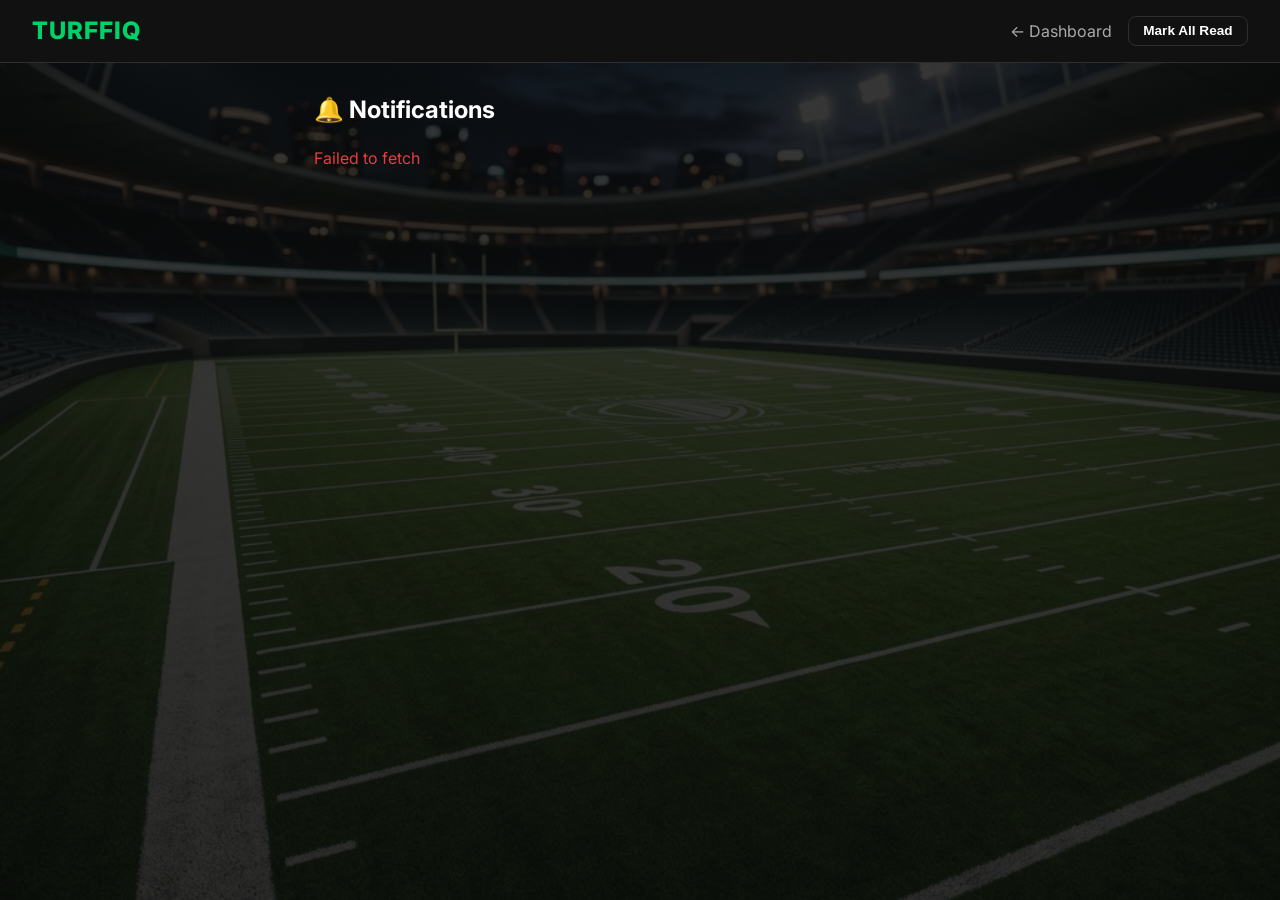
<file: frontend/pages/notifications.html>
<!DOCTYPE html>
<html lang="en">
<head>
<meta charset="UTF-8"><meta name="viewport" content="width=device-width,initial-scale=1">
<title>TURFFIQ | Notifications</title>
<link href="https://fonts.googleapis.com/css2?family=Inter:wght@400;600;800&display=swap" rel="stylesheet">
<link rel="stylesheet" href="../styles/main.css">
</head>
<body>
<nav class="navbar">
  <span class="navbar-brand">TURFFIQ</span>
  <div class="navbar-links">
    <a href="dashboard.html" style="color:#aaa;text-decoration:none">← Dashboard</a>
    <button class="btn-secondary btn-sm" id="readAllBtn" onclick="markAllRead()">Mark All Read</button>
  </div>
</nav>
<div class="page-wrap" style="max-width:700px">
  <h2 style="margin-bottom:1.5rem">🔔 Notifications</h2>
  <div id="list"><div class="empty-state"><div class="icon">⏳</div><p>Loading…</p></div></div>
</div>
<script src="../scripts/api.js"></script>
<script>
document.addEventListener("DOMContentLoaded", loadNotifs);

async function loadNotifs() {
  const el = document.getElementById("list");
  try {
    const notifs = await apiCall("/notifications/");
    if (!notifs.length) {
      el.innerHTML=`<div class="empty-state"><div class="icon">✅</div><p>You're all caught up!</p></div>`;
      return;
    }
    el.innerHTML = notifs.map(n => `
      <div class="card" style="margin-bottom:0.75rem;border-left:3px solid ${n.read?'#333':'var(--accent)'}">
        <div style="display:flex;justify-content:space-between;align-items:flex-start">
          <div>
            <p style="font-weight:${n.read?'400':'700'};margin-bottom:0.3rem">${n.payload?.message||n.type}</p>
            <p style="color:#888;font-size:0.8rem">${n.created_at?.slice(0,16).replace('T',' ')||''}</p>
          </div>
          ${!n.read?`<button class="btn-secondary btn-sm" onclick="markRead('${n._id}',this)">Mark Read</button>`:`<span class="badge badge-gray">Read</span>`}
        </div>
      </div>`).join("");
  } catch(e) { el.innerHTML=`<p style="color:var(--danger)">${e.message}</p>`; }
}

async function markRead(id, btn) {
  try { await apiCall(`/notifications/${id}/read`,"PATCH"); btn.closest(".card").style.borderLeftColor="#333"; btn.remove(); }
  catch(e) { showToast(e.message,"error"); }
}

async function markAllRead() {
  try { await apiCall("/notifications/read-all","PATCH"); await loadNotifs(); showToast("All marked read"); }
  catch(e) { showToast(e.message,"error"); }
}
</script>
</body>
</html>
</file>
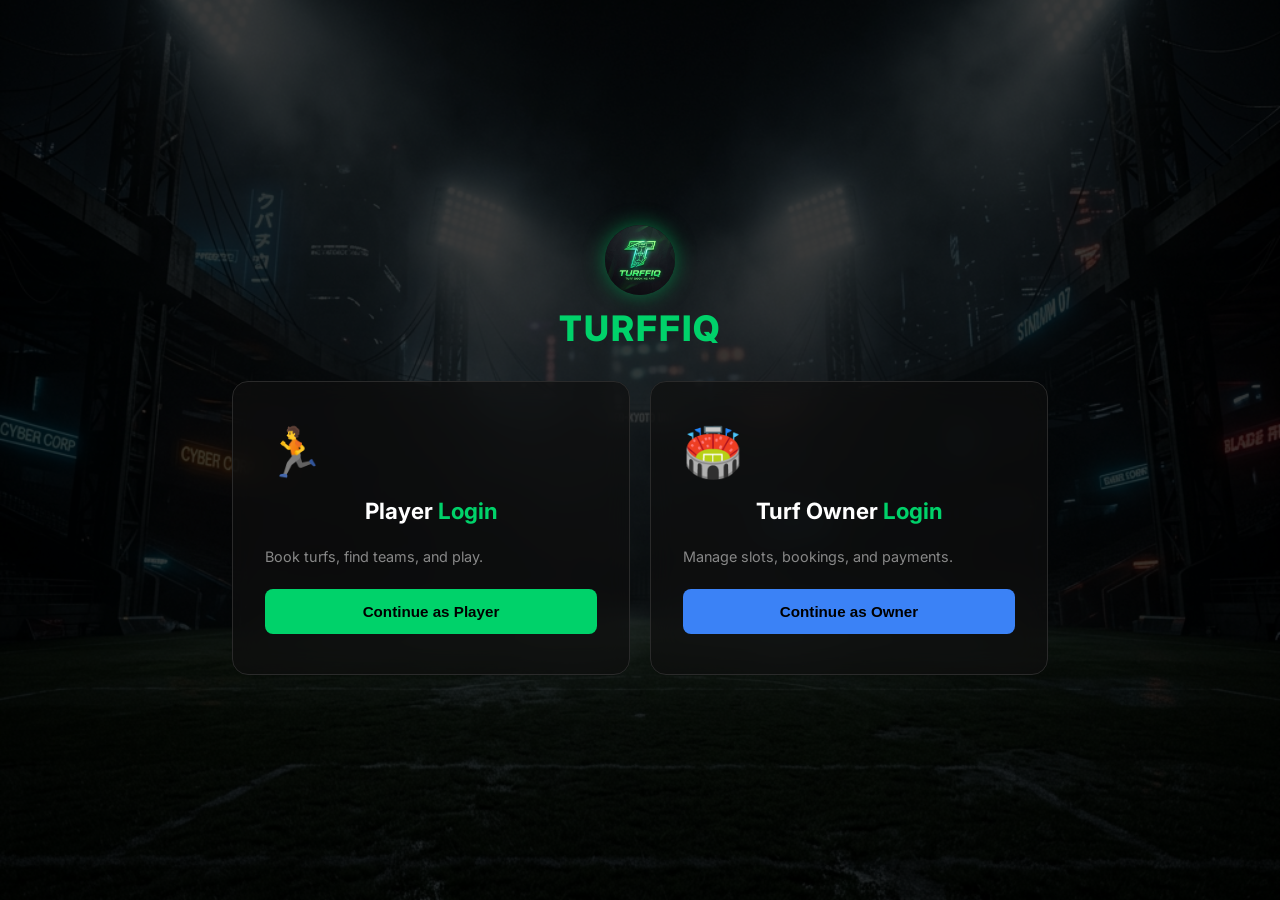
<file: frontend/pages/owner_dashboard.html>
<!DOCTYPE html>
<html lang="en">
<head>
<meta charset="UTF-8"><meta name="viewport" content="width=device-width,initial-scale=1">
<title>TURFFIQ | Owner Dashboard</title>
<link href="https://fonts.googleapis.com/css2?family=Inter:wght@400;600;800&display=swap" rel="stylesheet">
<link rel="stylesheet" href="../styles/main.css">
<script src="https://cdn.socket.io/4.7.2/socket.io.min.js"></script>
<style>
  .sm-slot { padding:0.75rem; border-radius:8px; border:1px solid #333; text-align:center; font-size:0.85rem; }
  .sm-slot.available { border-color:var(--accent); }
  .sm-slot.booked    { border-color:#555; background:#1a1a1a; color:#666; }
  .sm-slot.blocked   { border-color:var(--danger); background:rgba(229,62,62,0.05); color:var(--danger); }
  .sm-slot.locked    { border-color:#f6c90e; background:rgba(246,201,14,0.05); color:#f6c90e; }
  .sm-slot select    { margin-top:0.4rem; font-size:0.78rem; padding:0.3rem; width:100%; }
  .booking-row { padding:1rem; border-left:3px solid var(--accent); margin-bottom:0.75rem; }
  .booking-row.rejected { border-left-color:var(--danger); opacity:0.6; }
  .booking-row.accepted { border-left-color:var(--accent); }
  .review-stars { color:#ffd700; font-size:1rem; letter-spacing:2px; }
</style>
</head>
<body>
<nav class="navbar">
  <span class="navbar-brand">TURFFIQ Owner</span>
  <div class="navbar-links">
    <span id="ownerName" style="color:#aaa;font-size:0.9rem"></span>
    <button class="btn-secondary btn-sm" onclick="clearSession()">Logout</button>
  </div>
</nav>

<div class="page-wrap">
  <!-- Tabs -->
  <div class="tabs">
    <div class="tab active" data-tab="setupTab">⚙️ Turf Setup</div>
    <div class="tab" data-tab="slotsTab">⏰ Slots</div>
    <div class="tab" data-tab="bookingsTab">📦 Bookings</div>
    <div class="tab" data-tab="paymentsTab">💳 Payments</div>
    <div class="tab" data-tab="reviewsTab">⭐ Reviews</div>
    <div class="tab" data-tab="notifsTab">🔔 Alerts</div>
  </div>

  <!-- ═══════ TAB 1: TURF SETUP ═══════ -->
  <div id="setupTab" class="tab-content active">
    <div class="card" style="margin-bottom:1.5rem" id="existingTurfCard" style="display:none">
      <h3 class="section-title">Your Registered Turf</h3>
      <div id="existingTurf"><p style="color:#888">Loading…</p></div>
    </div>
    <div class="card">
      <h3 class="section-title" id="turfFormTitle">Register New Turf</h3>
      <form id="turfForm">
        <div class="grid-2">
          <div><label>Turf Facility Name</label><input id="turf_name" type="text" required placeholder="Champions Arena"></div>
          <div><label>Contact Phone</label><input id="turf_phone" type="tel" required></div>
          <div style="grid-column:span 2"><label>Location (Address)</label><input id="turf_loc" type="text" required placeholder="Downtown London"></div>
          <div><label>Latitude</label><input id="lat" type="number" step="any" placeholder="51.5074"></div>
          <div><label>Longitude</label><input id="lng" type="number" step="any" placeholder="-0.1278"></div>
          <div style="grid-column:span 2"><label>Default Price Per Hour (₹)</label><input id="turf_price" type="number" value="500" min="0"></div>
        </div>
        <p id="turfErr" style="color:var(--danger);font-size:0.85rem;display:none;margin-top:0.5rem"></p>
        <button type="submit" class="btn-primary" id="turfBtn">Save Turf</button>
      </form>
    </div>
  </div>

  <!-- ═══════ TAB 2: SLOT MANAGEMENT ═══════ -->
  <div id="slotsTab" class="tab-content">

    <!-- Generate Slots -->
    <div class="card" style="margin-bottom:1.5rem" id="generateSlotCard">
      <h3 class="section-title">⚡ Generate Hourly Slots</h3>
      <p style="color:#aaa;font-size:0.85rem;margin-bottom:1rem">Creates 17 slots (6:00 AM – 10:00 PM) at 1-hour intervals for the selected date.</p>
      <div class="grid-2">
        <div><label>Date</label><input id="genDate" type="date"></div>
        <div><label>Price per Slot (₹)</label><input id="genPrice" type="number" value="500" min="0"></div>
      </div>
      <button class="btn-primary" id="genBtn" onclick="generateSlots()">⚡ Generate Slots</button>
    </div>

    <!-- Stats Summary Cards -->
    <div class="grid-2" style="margin-bottom:1.5rem" id="slotStatCards">
      <div class="card" style="text-align:center;padding:1.5rem;background:rgba(0,210,106,0.06);border-color:var(--accent)">
        <h4 style="color:#aaa;margin:0">Total Slots</h4>
        <h2 style="color:var(--accent);font-size:2.5rem;margin:0.5rem 0" id="statTotal">–</h2>
      </div>
      <div class="card" style="text-align:center;padding:1.5rem;background:rgba(0,210,106,0.06);border-color:var(--accent)">
        <h4 style="color:#aaa;margin:0">Available</h4>
        <h2 style="color:var(--accent);font-size:2.5rem;margin:0.5rem 0" id="statAvail">–</h2>
      </div>
      <div class="card" style="text-align:center;padding:1.5rem;background:rgba(229,62,62,0.06);border-color:var(--danger)">
        <h4 style="color:#aaa;margin:0">Booked</h4>
        <h2 style="color:var(--danger);font-size:2.5rem;margin:0.5rem 0" id="statBooked">–</h2>
      </div>
      <div class="card" style="text-align:center;padding:1.5rem">
        <h4 style="color:#aaa;margin:0">Blocked / Locked</h4>
        <h2 style="font-size:2.5rem;margin:0.5rem 0" id="statBlocked">–</h2>
      </div>
    </div>

    <!-- View Slots Grid -->
    <div class="card">
      <h3 class="section-title">📅 Slot Overview by Date</h3>
      <div style="display:flex;gap:1rem;margin-bottom:1rem;flex-wrap:wrap">
        <input id="viewDate" type="date" style="margin:0;flex:1">
        <button class="btn-secondary" onclick="viewSlots()">📊 Load Slots</button>
      </div>
      <div class="slot-grid" id="slotGrid"><p style="color:#888">Select a date and click Load Slots.</p></div>
    </div>

    <!-- Upcoming Booked Slots -->
    <div class="card" style="margin-top:1.5rem">
      <h3 class="section-title">⏰ Upcoming Booked Slots</h3>
      <div id="upcomingSlotsList"><p style="color:#888">Select a date above to see bookings.</p></div>
    </div>
  </div>

  <!-- ═══════ TAB 3: BOOKINGS ═══════ -->
  <div id="bookingsTab" class="tab-content">
    <div class="card">
      <h3 class="section-title">Booking Requests</h3>
      <div id="bookingsList"><p style="color:#888">Loading…</p></div>
    </div>
  </div>

  <!-- ═══════ TAB 4: PAYMENTS ═══════ -->
  <div id="paymentsTab" class="tab-content">
    <div class="card" style="display:flex;justify-content:space-between;align-items:center;margin-bottom:1.5rem;background:rgba(0,50,20,0.4);border-color:var(--accent)">
      <div><h4 style="color:#aaa;margin:0">Total Earnings</h4><h2 style="color:var(--accent);margin:0.5rem 0;font-size:2.5rem" id="totalEarnings">No earnings yet</h2></div>
      <div style="text-align:right"><h4 style="color:#aaa;margin:0">Confirmed Bookings</h4><h2 style="margin:0.5rem 0" id="confirmedCount">---</h2></div>
    </div>
    <div class="card">
      <h3 class="section-title">Transaction List</h3>
      <div id="txnList"><p style="color:#888">Loading…</p></div>
    </div>
  </div>

  <!-- ═══════ TAB 5: REVIEWS ═══════ -->
  <div id="reviewsTab" class="tab-content">
    <div class="card">
      <h3 class="section-title">Player Reviews & Ratings</h3>
      <div id="reviewsList"><p style="color:#888">Loading…</p></div>
    </div>
  </div>

  <!-- ═══════ TAB 6: NOTIFICATIONS ═══════ -->
  <div id="notifsTab" class="tab-content">
    <div class="card">
      <div style="display:flex;justify-content:space-between;align-items:center;margin-bottom:1rem">
        <h3 class="section-title" style="border:0;margin:0;padding:0">Booking & Payment Alerts</h3>
        <button class="btn-secondary btn-sm" onclick="markAllNotifs()">Mark All Read</button>
      </div>
      <div id="ownerNotifs"><p style="color:#888">Loading…</p></div>
    </div>
  </div>
</div>

<script src="../scripts/api.js"></script>
<script>
// ── State ────────────────────────────────────────────────────────────────
let myTurf = null;   // Object with full turf data incl _id
let socket = null;

// ── Init ────────────────────────────────────────────────────────────────
document.addEventListener("DOMContentLoaded", async () => {
  const user = getUser();
  if (!user.id || user.role !== "Turf Owner") {
    showToast("Turf Owner access only", "error");
    window.location.href = "login.html";
    return;
  }
  document.getElementById("ownerName").innerText = "Owner: " + user.name;

  // Connect SocketIO for live notifications
  socket = io("http://localhost:5000");
  socket.on("connect", () => {
    socket.emit("join_user_room", { user_id: user.id });
  });
  socket.on("notification", n => {
    showToast("🔔 " + (n.payload?.message || n.type));
  });

  // Tab switcher
  document.querySelectorAll(".tab").forEach(tab => {
    tab.addEventListener("click", function() {
      document.querySelectorAll(".tab").forEach(t => t.classList.remove("active"));
      document.querySelectorAll(".tab-content").forEach(c => c.classList.remove("active"));
      this.classList.add("active");
      document.getElementById(this.dataset.tab).classList.add("active");
      // Lazy load tab data
      const tid = this.dataset.tab;
      if (tid === "slotsTab")    loadTodaySlotStats();
      if (tid === "bookingsTab") loadBookings();
      if (tid === "paymentsTab") loadPayments();
      if (tid === "reviewsTab")  loadReviews();
      if (tid === "notifsTab")   loadNotifs();
    });
  });

  // Load owner's turf
  await loadOwnerTurf();
});

// ── Load Owner's Turf ───────────────────────────────────────────────────
async function loadOwnerTurf() {
  try {
    const turfs = await apiCall("/turfs/owner");
    if (turfs.length > 0) {
      myTurf = turfs[0];
      renderExistingTurf();
      // Pre-fill form for editing
      document.getElementById("turfFormTitle").innerText = "Update Turf Details";
      document.getElementById("turf_name").value   = myTurf.turf_name || "";
      document.getElementById("turf_phone").value  = myTurf.phone || "";
      document.getElementById("turf_loc").value    = myTurf.location || "";
      document.getElementById("lat").value         = myTurf.lat || "";
      document.getElementById("lng").value         = myTurf.lng || "";
      document.getElementById("turf_price").value  = myTurf.price_per_hour || 500;
      document.getElementById("turfBtn").innerText = "Update Turf";
    }
  } catch(e) { console.error(e); }
}

function renderExistingTurf() {
  const card = document.getElementById("existingTurfCard");
  card.style.display = "block";
  document.getElementById("existingTurf").innerHTML = `
    <div style="display:flex;justify-content:space-between;flex-wrap:wrap;gap:1rem">
      <div>
        <h3 style="color:var(--accent);margin:0">${myTurf.turf_name}</h3>
        <p style="color:#aaa;margin-top:0.3rem">📍 ${myTurf.location} &nbsp;📞 ${myTurf.phone}</p>
        <p style="color:#888;font-size:0.85rem;margin-top:0.25rem">
          Lat: ${myTurf.lat||'–'} &nbsp;Lng: ${myTurf.lng||'–'} &nbsp;| &nbsp;Price: ₹${myTurf.price_per_hour||500}/hr
        </p>
      </div>
      <div>
        <span class="badge badge-green">Active</span>
        <br><small style="color:#888">ID: ${myTurf._id}</small>
      </div>
    </div>`;
}

// ── Turf Form Submit ────────────────────────────────────────────────────
document.getElementById("turfForm").addEventListener("submit", async e => {
  e.preventDefault();
  const btn = document.getElementById("turfBtn");
  const err = document.getElementById("turfErr");
  err.style.display = "none";
  showLoading(btn, true);

  const data = {
    turf_name:      document.getElementById("turf_name").value,
    phone:          document.getElementById("turf_phone").value,
    location:       document.getElementById("turf_loc").value,
    lat:            document.getElementById("lat").value,
    lng:            document.getElementById("lng").value,
    price_per_hour: parseInt(document.getElementById("turf_price").value) || 500
  };

  try {
    if (myTurf) {
      // Update existing
      await apiCall(`/turfs/${myTurf._id}`, "PUT", data);
      showToast("Turf updated successfully! ✅");
    } else {
      // Create new
      const res = await apiCall("/turfs/register", "POST", { ...data, name: getUser().name });
      myTurf = { _id: res.turf_id, ...data };
      showToast("Turf registered! Now generate slots. ✅");
    }
    await loadOwnerTurf();
    showLoading(btn, false, myTurf ? "Update Turf" : "Save Turf");
  } catch(ex) {
    err.innerText = ex.message; err.style.display = "block";
    showLoading(btn, false, myTurf ? "Update Turf" : "Save Turf");
  }
});

// ── Generate Slots ──────────────────────────────────────────────────────
async function generateSlots() {
  if (!myTurf) { showToast("Register your turf first!", "error"); return; }
  const date  = document.getElementById("genDate").value;
  const price = parseInt(document.getElementById("genPrice").value) || 500;
  if (!date) { showToast("Select a date first", "error"); return; }
  const btn = document.getElementById("genBtn");
  showLoading(btn, true);
  try {
    const res = await apiCall("/slots/generate", "POST", {
      turf_id: myTurf._id, date, price
    });
    showToast(res.message + " ✅");
    showLoading(btn, false, "⚡ Generate Slots");
    // Auto-load the generated slots
    document.getElementById("viewDate").value = date;
    await viewSlots();
  } catch(e) {
    showToast(e.message, "error");
    showLoading(btn, false, "⚡ Generate Slots");
  }
}

// ── View Slots ─────────────────────────────────────────────────────────
async function viewSlots() {
  if (!myTurf) { showToast("Register turf first", "error"); return; }
  const date = document.getElementById("viewDate").value;
  if (!date) { showToast("Select a date", "error"); return; }
  const grid = document.getElementById("slotGrid");
  grid.innerHTML = "<p style='color:#888'>Loading…</p>";
  try {
    const res = await apiCall(`/slots/?turf_id=${myTurf._id}&date=${date}`);
    const slots = res.slots || res;
    
    if (!slots || !slots.length) {
      grid.innerHTML = "<p style='color:#aaa'>No slots for this date yet. Click 'Generate Slots' above to create them.</p>";
      ["statTotal","statAvail","statBooked","statBlocked"].forEach(id => document.getElementById(id).innerText = "---");
      document.getElementById("upcomingSlotsList").innerHTML = `<div class="empty-state"><div class="icon">📭</div><p>No slots exist for this date.</p></div>`;
      return;
    }

    // Count by display_status (includes locked distinction) or fallback to status
    const total   = slots.length;
    const avail   = slots.filter(s => (s.display_status||s.status) === "available").length;
    const booked  = slots.filter(s => (s.display_status||s.status) === "booked").length;
    const blocked = slots.filter(s => ["blocked","locked"].includes(s.display_status||s.status)).length;
    
    document.getElementById("statTotal").innerText   = total;
    document.getElementById("statAvail").innerText   = avail;
    document.getElementById("statBooked").innerText  = booked;
    document.getElementById("statBlocked").innerText = blocked;

    // Render slot grid with proper status colors
    grid.innerHTML = slots.map(s => {
      const ds = s.display_status || s.status;
      let badgeClass = "badge-green";
      let badgeText  = "Available";
      if (ds === "booked")  { badgeClass = "badge-yellow"; badgeText = "Booked"; }
      if (ds === "blocked") { badgeClass = "badge-red";    badgeText = "Blocked"; }
      if (ds === "locked")  { badgeClass = "badge-yellow"; badgeText = "🔒 Locked"; }

      return `
      <div class="sm-slot ${ds}" id="slot_${s._id}">
        <strong>${s.label}</strong><br>
        <span class="badge ${badgeClass}" style="margin:0.35rem 0;display:inline-block">${badgeText}</span><br>
        <small style="color:#888">₹${s.price}</small>
      </div>`;
    }).join("");

    // Load upcoming booked slots list
    const bookedSlots = slots.filter(s => (s.display_status||s.status) === "booked");
    loadUpcomingSlots(bookedSlots);
  } catch(e) {
    grid.innerHTML = `<p style="color:var(--danger)">${e.message}</p>`;
  }
}

function loadUpcomingSlots(bookedSlots) {
  const el = document.getElementById("upcomingSlotsList");
  if (!bookedSlots || !bookedSlots.length) {
    el.innerHTML = `<div class="empty-state"><div class="icon">📭</div><p>No booked slots for this date.</p></div>`;
    return;
  }
  el.innerHTML = bookedSlots.map(s => `
    <div style="display:flex;justify-content:space-between;align-items:center;padding:0.9rem 1rem;border-radius:10px;border:1px solid #444;margin-bottom:0.6rem;background:#111">
      <div>
        <strong style="color:#fff">${s.label}</strong>
        <p style="color:#888;font-size:0.8rem;margin:0.25rem 0 0">Slot: ${(s._id||"").slice(-6).toUpperCase()}</p>
      </div>
      <div style="text-align:right">
        <span class="badge badge-yellow">Booked</span>
        <p style="color:var(--accent);font-size:0.85rem;margin:0.25rem 0 0">₹${s.price}</p>
      </div>
    </div>`
  ).join("");
}

// ── Auto-load today's slot stats when opening Slots tab ────────────────
async function loadTodaySlotStats() {
  if (!myTurf) return;
  const today = new Date().toISOString().split("T")[0];
  document.getElementById("viewDate").value = today;
  document.getElementById("genDate").value = today;
  await viewSlots();
}

// ── Bookings ──────────────────────────────────────────────────────────
async function loadBookings() {
  const el = document.getElementById("bookingsList");
  el.innerHTML = "<p style='color:#888'>Loading…</p>";
  try {
    const bookings = await apiCall("/bookings/owner");
    if (!bookings.length) {
      el.innerHTML = `<div class="empty-state"><div class="icon">📦</div><p>No bookings yet. Players will book your turf soon!</p></div>`;
      return;
    }
    el.innerHTML = bookings.map(b => {
      const os = b.owner_status || "pending";
      return `
      <div class="card booking-row ${os}">
        <div style="display:flex;justify-content:space-between;align-items:center;flex-wrap:wrap;gap:0.5rem">
          <div>
            <strong>Booking #${(b._id||"").slice(-6).toUpperCase()}</strong>
            <span class="badge ${b.status==='Confirmed'?'badge-green':b.status==='Rejected'?'badge-red':'badge-yellow'}" style="margin-left:0.5rem">${b.status}</span>
            ${os!=='pending'? `<span class="badge badge-gray" style="margin-left:0.25rem">${os}</span>`:''}
          </div>
          <span style="color:var(--accent);font-weight:700">₹${b.total_cost}</span>
        </div>
        <p style="color:#aaa;font-size:0.85rem;margin:0.5rem 0">📅 ${b.date || '–'} &nbsp;|&nbsp; Payment: ${b.payment_status || '–'} &nbsp;|&nbsp; ${b.team_id ? 'Team booking':'Direct booking'}</p>
        <p style="color:#666;font-size:0.8rem">Services: ${(b.services||[]).join(', ')||'None'}</p>
        <div style="display:flex;gap:0.5rem;margin-top:0.75rem;flex-wrap:wrap">
          ${os!=='accepted'&&os!=='rejected'?`
            <button class="btn-primary btn-sm" onclick="bookingAction('${b._id}','accept',this)">✅ Accept</button>
            <button class="btn-danger" onclick="bookingAction('${b._id}','reject',this)">❌ Reject</button>`:`
            <button class="btn-secondary btn-sm" disabled>${os==='accepted'?'✅ Accepted':'❌ Rejected'}</button>`}
          <a href="https://maps.google.com/?q=${myTurf?.lat||''},${myTurf?.lng||''}" target="_blank" class="btn-secondary btn-sm">📍 Navigate</a>
        </div>
      </div>`;
    }).join("");
  } catch(e) {
    el.innerHTML = `<p style="color:var(--danger)">${e.message}</p>`;
  }
}

async function bookingAction(id, action, btn) {
  showLoading(btn, true);
  try {
    await apiCall(`/bookings/${id}/${action}`, "PATCH");
    showToast(`Booking ${action}ed ✅`);
    await loadBookings();
  } catch(e) {
    showToast(e.message, "error");
    showLoading(btn, false, action === "accept" ? "✅ Accept" : "❌ Reject");
  }
}

// ── Payments ────────────────────────────────────────────────────────────
async function loadPayments() {
  try {
    const bookings  = await apiCall("/bookings/owner");
    const confirmed = bookings.filter(b => b.status === "Confirmed" || b.payment_status === "paid");
    const total     = confirmed.reduce((s,b) => s + (b.total_cost||0), 0);
    document.getElementById("totalEarnings").innerText  = total > 0 ? `₹${total.toLocaleString()}` : "No earnings yet";
    document.getElementById("confirmedCount").innerText = confirmed.length > 0 ? confirmed.length : "---";

    const el = document.getElementById("txnList");
    if (!confirmed.length) {
      el.innerHTML = `<div class="empty-state"><div class="icon">💳</div><p>No completed payments yet.</p></div>`;
      return;
    }
    el.innerHTML = confirmed.map(b => `
      <div style="display:flex;justify-content:space-between;align-items:center;padding:0.75rem 0;border-bottom:1px solid #222;font-size:0.9rem">
        <div>
          <span>Booking #${(b._id||"").slice(-6).toUpperCase()}</span>
          <span class="badge badge-green" style="margin-left:0.5rem">Paid</span>
        </div>
        <span style="color:#aaa">${b.date || '–'}</span>
        <strong style="color:var(--accent)">₹${b.total_cost}</strong>
      </div>`).join("");
  } catch(e) {
    document.getElementById("txnList").innerHTML = `<p style="color:var(--danger)">${e.message}</p>`;
  }
}

// ── Reviews ────────────────────────────────────────────────────────────
async function loadReviews() {
  const el = document.getElementById("reviewsList");
  el.innerHTML = "<p style='color:#888'>Loading…</p>";
  if (!myTurf) { el.innerHTML = "<p style='color:#aaa'>Register turf first.</p>"; return; }
  try {
    const res = await apiCall(`/reviews/${myTurf._id}`);
    let html = `<div style="margin-bottom:1rem;padding:1rem;background:#111;border-radius:8px;text-align:center">
      <p style="color:#aaa;font-size:0.9rem">Average Rating</p>
      <h2 style="color:#ffd700;margin:0.3rem 0">${res.average_rating > 0 ? res.average_rating + ' ★' : 'No ratings yet'}</h2>
      <p style="color:#888;font-size:0.85rem">${res.reviews.length > 0 ? res.reviews.length + ' review(s)' : 'No reviews'}</p>
    </div>`;
    if (res.reviews.length) {
      html += res.reviews.map(r => `
        <div style="padding:0.75rem 0;border-bottom:1px solid #222">
          <div style="display:flex;justify-content:space-between;align-items:center">
            <strong>${r.user_name}</strong>
            <span class="review-stars">${"★".repeat(r.rating)}${"☆".repeat(5-r.rating)}</span>
          </div>
          <p style="color:#aaa;font-size:0.9rem;margin-top:0.25rem">"${r.comment}"</p>
          <p style="color:#666;font-size:0.75rem;margin-top:0.15rem">${(r.created_at||"").slice(0,10)}</p>
        </div>`).join("");
    } else {
      html += `<div class="empty-state"><div class="icon">⭐</div><p>No reviews yet.</p></div>`;
    }
    el.innerHTML = html;
  } catch(e) { el.innerHTML = `<p style="color:var(--danger)">${e.message}</p>`; }
}

// ── Notifications ──────────────────────────────────────────────────────
async function loadNotifs() {
  const el = document.getElementById("ownerNotifs");
  el.innerHTML = "<p style='color:#888'>Loading…</p>";
  try {
    const notifs = await apiCall("/notifications/");
    if (!notifs.length) {
      el.innerHTML = `<div class="empty-state"><div class="icon">✅</div><p>No alerts. You're all caught up!</p></div>`;
      return;
    }
    el.innerHTML = notifs.map(n => `
      <div class="card" style="margin-bottom:0.75rem;border-left:3px solid ${n.read?'#333':'var(--accent)'}">
        <div style="display:flex;justify-content:space-between;align-items:flex-start;gap:0.5rem">
          <div>
            <p style="font-weight:${n.read?'400':'700'};margin-bottom:0.2rem">${n.payload?.message||n.type}</p>
            <p style="color:#888;font-size:0.8rem">${(n.created_at||"").slice(0,16).replace('T',' ')}</p>
          </div>
          ${!n.read?`<button class="btn-secondary btn-sm" onclick="markNotifRead('${n._id}',this)">Read</button>`
                   :`<span class="badge badge-gray">Read</span>`}
        </div>
      </div>`).join("");
  } catch(e) { el.innerHTML = `<p style="color:var(--danger)">${e.message}</p>`; }
}

async function markNotifRead(id, btn) {
  try {
    await apiCall(`/notifications/${id}/read`, "PATCH");
    btn.closest(".card").style.borderLeftColor = "#333";
    btn.outerHTML = '<span class="badge badge-gray">Read</span>';
  } catch(e) { showToast(e.message, "error"); }
}

async function markAllNotifs() {
  try {
    await apiCall("/notifications/read-all", "PATCH");
    showToast("All marked read ✅");
    await loadNotifs();
  } catch(e) { showToast(e.message, "error"); }
}
</script>
</body>
</html>
</file>
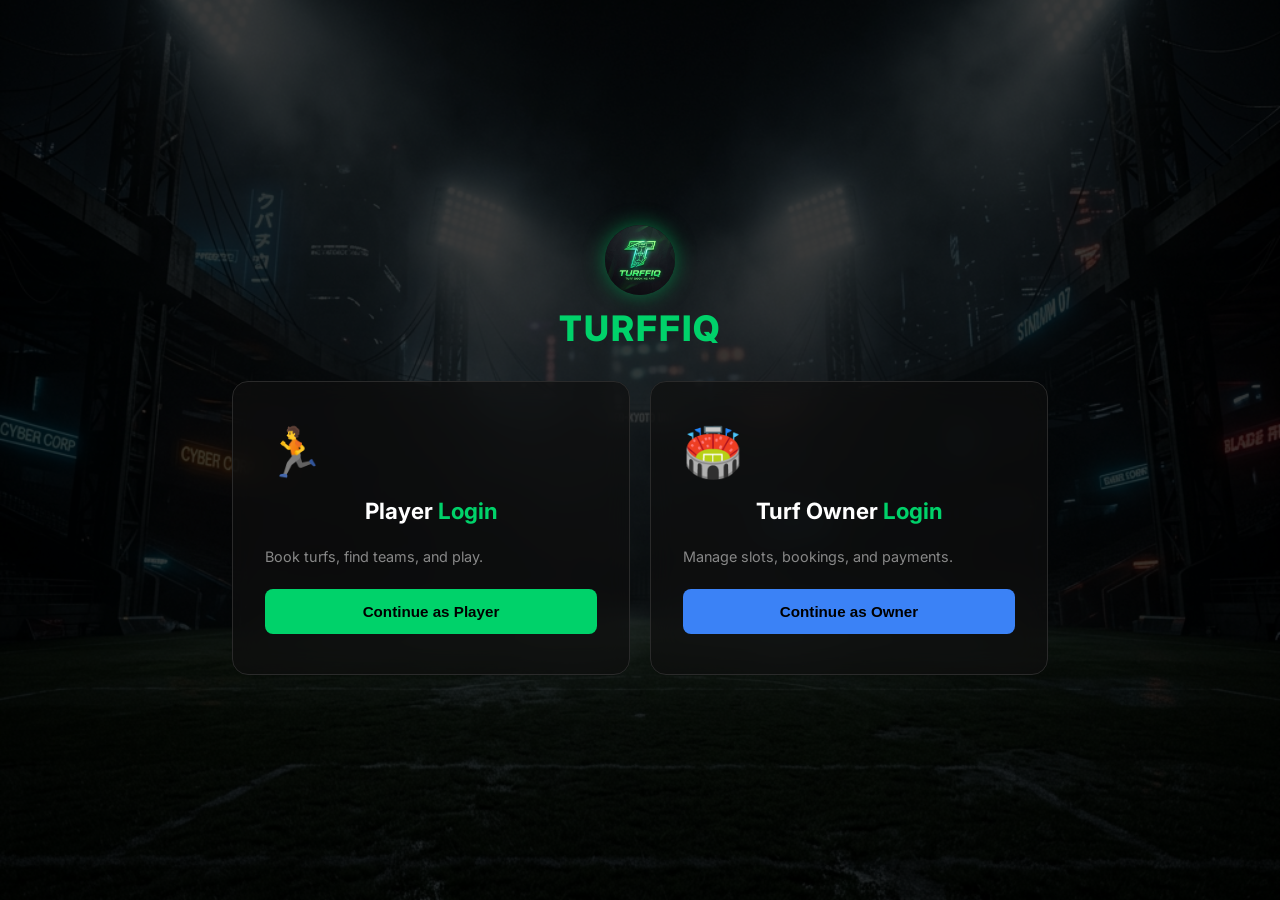
<file: frontend/pages/payment_split.html>
<!DOCTYPE html>
<html lang="en">
<head>
<meta charset="UTF-8"><meta name="viewport" content="width=device-width,initial-scale=1">
<title>TURFFIQ | Split Payment</title>
<link href="https://fonts.googleapis.com/css2?family=Inter:wght@400;600;800&display=swap" rel="stylesheet">
<link rel="stylesheet" href="../styles/main.css">
<script src="https://cdn.socket.io/4.7.2/socket.io.min.js"></script>
<style>
  .player-row {
    display:flex; justify-content:space-between; align-items:center;
    padding:1rem 1.25rem; border-radius:10px; border:1px solid var(--border);
    margin-bottom:0.75rem; transition:all 0.3s;
  }
  .player-row.paid   { border-color:var(--accent); background:rgba(0,210,106,0.06); }
  .player-row.pending{ border-color:#444; }
  .status-pill {
    padding:0.3rem 0.9rem; border-radius:20px; font-size:0.8rem; font-weight:700;
  }
  .pill-paid    { background:rgba(0,210,106,0.2); color:var(--accent); }
  .pill-pending { background:rgba(246,201,14,0.15); color:#f6c90e; }
  .progress-bar { background:#222; border-radius:10px; height:10px; margin:1rem 0; overflow:hidden; }
  .progress-fill { background:var(--accent); height:100%; border-radius:10px; transition:width 0.5s ease; }
  .confirmed-banner { background:rgba(0,210,106,0.12); border:1px solid var(--accent); border-radius:12px; padding:1.5rem; text-align:center; margin-bottom:1.5rem; display:none; }
</style>
</head>
<body>
<nav class="navbar">
  <span class="navbar-brand">TURFFIQ</span>
  <div class="navbar-links">
    <a href="dashboard.html" style="color:#aaa;font-size:0.9rem;text-decoration:none">← Dashboard</a>
  </div>
</nav>

<div class="page-wrap" style="max-width:680px">
  <h2 style="margin-bottom:0.3rem">🤝 Split Payment</h2>
  <p style="color:#aaa;font-size:0.9rem;margin-bottom:1.5rem">Each player pays their share. Booking confirms when everyone pays.</p>

  <!-- Confirmed Banner -->
  <div class="confirmed-banner" id="confirmedBanner">
    <div style="font-size:3rem;margin-bottom:0.5rem">🎉</div>
    <h2 style="color:var(--accent);margin:0">Booking Confirmed!</h2>
    <p style="color:#aaa;margin-top:0.5rem">All players have paid. Your turf is booked!</p>
    <a href="dashboard.html" class="btn-primary" style="display:inline-block;margin-top:1rem;width:auto;padding:0.75rem 2rem;text-decoration:none">Go to Dashboard</a>
  </div>

  <!-- Summary Card -->
  <div class="card" style="margin-bottom:1.5rem">
    <div style="display:flex;justify-content:space-between;align-items:center;flex-wrap:wrap;gap:0.5rem">
      <div>
        <h3 style="margin:0" id="bookingSummary">Booking Details</h3>
        <p style="color:#888;font-size:0.85rem;margin-top:0.3rem" id="bookingStatus">–</p>
      </div>
      <div style="text-align:right">
        <p style="color:#aaa;font-size:0.85rem;margin:0">Total</p>
        <h2 style="color:var(--accent);margin:0" id="totalAmount">₹–</h2>
      </div>
    </div>
    <!-- Progress -->
    <div style="margin-top:1rem">
      <div style="display:flex;justify-content:space-between;font-size:0.85rem;color:#888;margin-bottom:0.25rem">
        <span id="paidLabel">--- paid</span>
        <span id="pendingLabel">--- pending</span>
      </div>
      <div class="progress-bar"><div class="progress-fill" id="progressFill" style="width:0%"></div></div>
    </div>
  </div>

  <!-- Players List -->
  <div class="card">
    <div style="display:flex; justify-content:space-between; align-items:center; margin-bottom: 1rem;">
       <h3 class="section-title" style="margin:0">Players & Payment Status</h3>
       <button class="btn-primary btn-sm" style="background:#f6c90e; color:#000; width:auto; padding:0.4rem 1rem" onclick="demoAutoPayAll()">⚡ [Demo] Auto-Pay All</button>
    </div>
    <div id="paymentsList"><p style="color:#888">Loading…</p></div>
  </div>
</div>

<script src="../scripts/api.js"></script>
<script>
const params    = new URLSearchParams(window.location.search);
const bookingId = params.get("booking_id");
const teamId    = params.get("team_id");
const user      = getUser();
let socket      = null;
let allPlayers  = {};  // user_id → name map

document.addEventListener("DOMContentLoaded", async () => {
  if (!user.id) { window.location.href = "login.html"; return; }
  if (!bookingId) { showToast("No booking ID in URL","error"); return; }

  // Connect Socket for real-time payment updates
  socket = io("http://localhost:5000");
  socket.on("connect", () => {
    socket.emit("join_user_room", { user_id: user.id });
    if (teamId) socket.emit("join_team_room", { team_id: teamId, user_id: user.id, name: user.name });
  });
  socket.on("payment_update", async () => {
    // Refresh on any payment update in our team room
    await loadPayments();
  });
  socket.on("notification", async n => {
    showToast("🔔 " + (n.payload?.message || n.type));
    if (n.type === "booking_confirmed") {
      document.getElementById("confirmedBanner").style.display = "block";
      await loadPayments();
    }
  });

  // Load team members to map IDs to names
  if (teamId) {
    try {
      const team = await apiCall(`/teams/${teamId}`);
      (team.players || []).forEach(pid => allPlayers[pid] = pid); // placeholder
    } catch(e) {}
  }

  await loadPayments();
});

async function loadPayments() {
  try {
    const data = await apiCall(`/payments/${bookingId}`);
    updateSummary(data);
    renderPlayers(data.payments);
    if (data.all_paid) {
      document.getElementById("confirmedBanner").style.display = "block";
    }
  } catch(e) {
    document.getElementById("paymentsList").innerHTML = `<p style="color:var(--danger)">${e.message}</p>`;
  }
}

function updateSummary(data) {
  const total   = data.total_needed || 0;
  const paid    = data.total_paid   || 0;
  const pct     = total > 0 ? Math.round(paid / total * 100) : 0;

  document.getElementById("totalAmount").innerText   = `₹${total}`;
  document.getElementById("paidLabel").innerText     = `₹${paid.toFixed(2)} paid`;
  document.getElementById("pendingLabel").innerText  = `₹${(total-paid).toFixed(2)} pending`;
  document.getElementById("progressFill").style.width = `${pct}%`;
  document.getElementById("bookingStatus").innerText  = data.all_paid ? "✅ Confirmed" : `${pct}% paid`;
}

function renderPlayers(payments) {
  const el = document.getElementById("paymentsList");
  if (!payments || !payments.length) {
    el.innerHTML = `<div class="empty-state"><div class="icon">💳</div><p>No payment records found.</p></div>`;
    return;
  }
  el.innerHTML = payments.map(p => {
    const isMe   = p.user_id === user.id;
    const isPaid = p.status === "paid";
    const label  = isMe ? "You" : `Player …${p.user_id.slice(-4)}`;

    return `
    <div class="player-row ${isPaid ? "paid":"pending"}" id="pr_${p._id}">
      <div>
        <p style="font-weight:700;margin:0">${label}</p>
        <p style="color:#888;font-size:0.8rem;margin:0.2rem 0 0">
          ${isPaid ? `TXN: ${p.txn_id}` : `Share: ₹${p.amount}`}
        </p>
      </div>
      <div style="display:flex;align-items:center;gap:0.75rem">
        <span class="status-pill ${isPaid ? "pill-paid":"pill-pending"}">
          ${isPaid ? "🟢 Paid" : "🟡 Pending"}
        </span>
        ${isMe && !isPaid
          ? `<button class="btn-primary btn-sm" id="payBtn_${p._id}" onclick="payMyShare('${p._id}',this)">Pay ₹${p.amount}</button>`
          : ""}
      </div>
    </div>`;
  }).join("");
}

async function payMyShare(paymentId, btn) {
  showLoading(btn, true);
  try {
    const res = await apiCall(`/payments/${paymentId}/pay`, "POST");
    showToast(res.message);

    // Broadcast to team room
    if (socket && teamId) {
      socket.emit("payment_update", {
        team_id: teamId, user_id: user.id, name: user.name,
        message: `${user.name} paid their share!`
      });
    }

    if (res.booking_confirmed) {
      document.getElementById("confirmedBanner").style.display = "block";
    }
    await loadPayments();
  } catch(e) {
    showToast(e.message, "error");
    showLoading(btn, false, `Pay ₹${btn.innerText.replace("Pay ₹","")}`);
  }
}

async function demoAutoPayAll() {
  showToast("⚡ Forcing Demo Auto-Pay for all Pending Users...", "success");
  
  try {
      const data = await apiCall(`/payments/${bookingId}`);
      if (data.all_paid) {
          showToast("All users are already paid!", "success");
          return;
      }
      
      const unpaid = data.payments.filter(p => p.status !== "paid");
      for (let p of unpaid) {
          try {
             // We can simulate it cleanly
             await apiCall(`/payments/${p._id}/pay`, "POST");
          } catch(e) {}
      }
      
      if (socket && teamId) {
          socket.emit("payment_update", {
            team_id: teamId, user_id: user.id, name: user.name,
            message: `⚡ Demo: Auto Payment simulated successfully for everyone!`
          });
      }
      await loadPayments();
  } catch(e) {
      showToast(e.message, "error");
  }
}
</script>
</body>
</html>
</file>
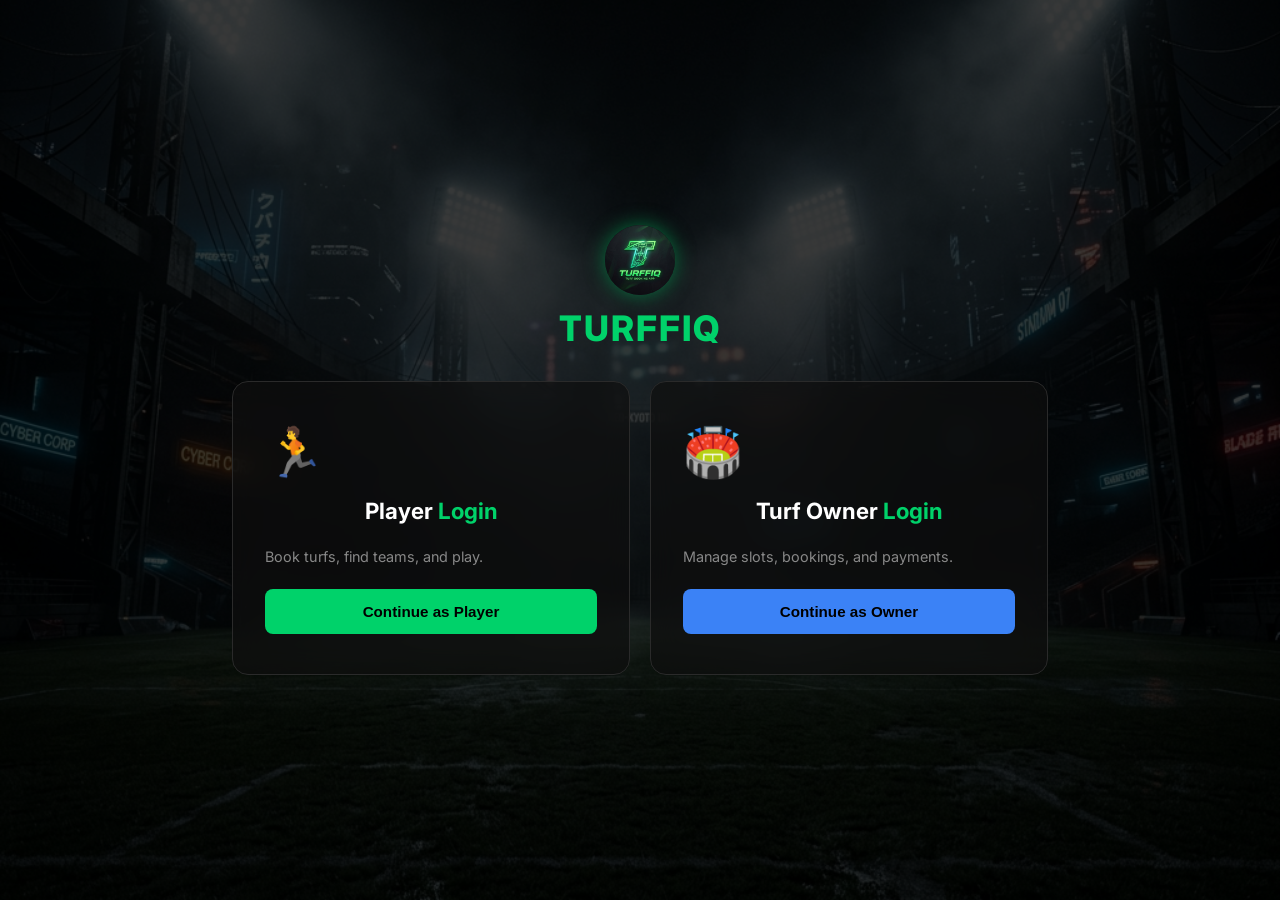
<file: frontend/pages/profile.html>
<!DOCTYPE html>
<html lang="en">
<head>
<meta charset="UTF-8"><meta name="viewport" content="width=device-width,initial-scale=1">
<title>TURFFIQ | My Profile</title>
<link href="https://fonts.googleapis.com/css2?family=Inter:wght@400;600;800&display=swap" rel="stylesheet">
<link rel="stylesheet" href="../styles/main.css">
<style>
  .avatar { width:80px;height:80px;background:var(--accent);border-radius:50%;display:flex;align-items:center;justify-content:center;font-size:2rem;font-weight:800;color:#000; }
  .badge-item { display:inline-flex;align-items:center;gap:0.4rem;padding:0.5rem 1rem;border-radius:20px;font-size:0.85rem;font-weight:600; margin:0.3rem; }
  .earned  { background:rgba(0,210,106,0.15);color:var(--accent);border:1px solid var(--accent); }
  .locked  { background:#1a1a1a;color:#555;border:1px solid #333; }
</style>
</head>
<body>
<nav class="navbar">
  <span class="navbar-brand">TURFFIQ</span>
  <div class="navbar-links">
    <a href="dashboard.html" style="color:#aaa;text-decoration:none">← Dashboard</a>
    <button class="btn-secondary btn-sm" onclick="clearSession()">Logout</button>
  </div>
</nav>
<div class="page-wrap" style="max-width:800px">
  <!-- Profile header -->
  <div class="card" style="display:flex;gap:1.5rem;align-items:center;margin-bottom:1.5rem;flex-wrap:wrap">
    <div class="avatar" id="avatarEl">?</div>
    <div style="flex:1">
      <h2 id="pName" style="margin-bottom:0.25rem">–</h2>
      <p style="color:#aaa;font-size:0.9rem" id="pMeta">–</p>
      <div style="margin-top:0.5rem" id="pLevel"></div>
    </div>
  </div>

  <!-- Stats -->
  <div class="grid-4" style="margin-bottom:1.5rem">
    <div class="stat-box"><h2 id="statM">0</h2><p>Matches</p></div>
    <div class="stat-box"><h2 id="statW">0</h2><p>Wins</p></div>
    <div class="stat-box"><h2 id="statR" style="color:#ffd700">0.0</h2><p>Rating</p></div>
    <div class="stat-box"><h2 id="statP">0</h2><p>Points</p></div>
  </div>

  <!-- Badges -->
  <div class="card" style="margin-bottom:1.5rem">
    <h3 class="section-title">Badges</h3>
    <div id="badges">
      <span class="badge-item locked">🔥 Active Player</span>
      <span class="badge-item locked">👑 Top Performer</span>
      <span class="badge-item locked">🛡️ Team Player</span>
    </div>
  </div>

  <!-- Match History -->
  <div class="card">
    <h3 class="section-title">Match History</h3>
    <div id="historyList"><p style="color:#888">Loading…</p></div>
  </div>
</div>
<script src="../scripts/api.js"></script>
<script>
document.addEventListener("DOMContentLoaded", async () => {
  const user = getUser();
  if (!user.id) { window.location.href="login.html"; return; }

  document.getElementById("avatarEl").innerText = user.name?.[0]?.toUpperCase() || "?";
  document.getElementById("pName").innerText = user.name || "–";
  document.getElementById("pMeta").innerText = `📱 ${user.phone||"–"} · 📍 ${user.location||"–"} · ${user.gender||""} ${user.age||""}`;
  document.getElementById("pLevel").innerHTML = `<span class="badge badge-green">${user.player_level||"Beginner"}</span>`;
  document.getElementById("statM").innerText = user.matches_played > 0 ? user.matches_played : "---";
  document.getElementById("statW").innerText = user.wins > 0 ? user.wins : "---";
  document.getElementById("statR").innerText = (user.rating && user.rating > 0) ? user.rating : "---";
  document.getElementById("statP").innerText = user.points > 0 ? user.points : "---";

  // Unlock badges
  const badges = document.getElementById("badges");
  const mp = user.matches_played || 0;
  const w  = user.wins || 0;
  const r  = user.rating || 0;
  badges.innerHTML = `
    <span class="badge-item ${mp>=1?'earned':'locked'}">🔥 Active Player</span>
    <span class="badge-item ${w>=5?'earned':'locked'}">👑 Top Performer</span>
    <span class="badge-item ${r>=4?'earned':'locked'}">🛡️ Team Player</span>`;

  try {
    const bookings = await apiCall("/bookings/my");
    const el = document.getElementById("historyList");
    el.innerHTML = bookings.length
      ? bookings.map(b=>`
          <div style="display:flex;justify-content:space-between;padding:0.75rem 0;border-bottom:1px solid #222;font-size:0.9rem">
            <span>📅 ${b.date||"–"}</span>
            <span class="badge ${b.status==='Confirmed'?'badge-green':'badge-yellow'}">${b.status}</span>
            <span style="color:#aaa">₹${b.total_cost}</span>
          </div>`).join("")
      : `<div class="empty-state"><div class="icon">🏟️</div><p>No matches yet.</p></div>`;
  } catch(e){}
});
</script>
</body>
</html>
</file>
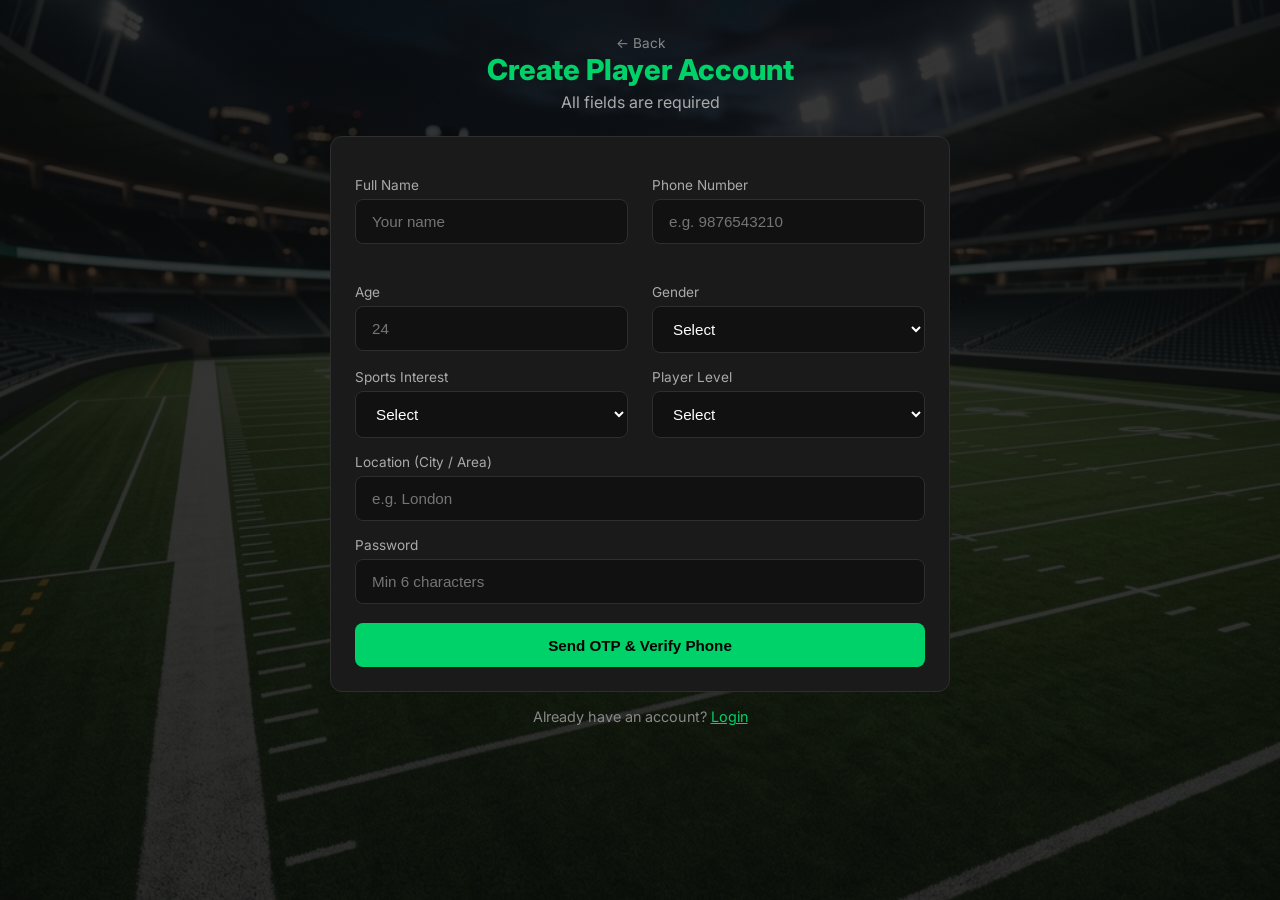
<file: frontend/pages/register.html>
<!DOCTYPE html>
<html lang="en">
<head>
<meta charset="UTF-8"><meta name="viewport" content="width=device-width,initial-scale=1">
<title>TURFFIQ | Register</title>
<link href="https://fonts.googleapis.com/css2?family=Inter:wght@400;600;800&display=swap" rel="stylesheet">
<link rel="stylesheet" href="../styles/main.css">
<style>
  body { display:flex; align-items:flex-start; justify-content:center; padding:2rem 1rem; min-height:100vh; }
  .wrap { width:100%; max-width:620px; }
  h1 { color:var(--accent); font-size:1.8rem; font-weight:800; margin-bottom:0.3rem; }
  .otp-box { display:none; background:#111; border:1px dashed var(--accent); border-radius:8px; padding:1.2rem; margin-top:1rem; }
  .otp-display { font-family:monospace; font-size:1.4rem; color:var(--accent); letter-spacing:4px; text-align:center; margin:0.5rem 0; }
</style>
</head>
<body>
<div class="wrap">
  <div style="text-align:center;margin-bottom:1.5rem;">
    <a href="selection.html" style="color:#888;font-size:0.85rem;text-decoration:none">← Back</a>
    <h1 id="pageTitle">Create Player Account</h1>
    <p style="color:var(--text-secondary)">All fields are required</p>
  </div>

  <div class="card">
    <form id="regForm">
      <div class="grid-2">
        <div>
          <label>Full Name</label>
          <input id="name" type="text" required placeholder="Your name">
        </div>
        <div>
          <label>Phone Number</label>
          <input id="phone" type="tel" required placeholder="e.g. 9876543210">
        </div>
        <div>
          <label>Age</label>
          <input id="age" type="number" required placeholder="24">
        </div>
        <div>
          <label>Gender</label>
          <select id="gender" required>
            <option value="">Select</option>
            <option>Male</option><option>Female</option><option>Other</option>
          </select>
        </div>
      </div>

      <!-- Player Fields -->
      <div id="playerFields">
        <div class="grid-2">
          <div>
            <label>Sports Interest</label>
            <select id="sport" required>
              <option value="">Select</option>
              <option>Football</option><option>Cricket</option><option>Basketball</option><option>Tennis</option>
            </select>
          </div>
          <div>
            <label>Player Level</label>
            <select id="level" required>
              <option value="">Select</option>
              <option>Beginner</option><option>Intermediate</option><option>Advanced</option>
            </select>
          </div>
        </div>
      </div>

      <!-- Owner Fields -->
      <div id="ownerFields" style="display:none">
        <label>Turf Facility Name</label>
        <input id="turf_name" type="text" placeholder="e.g. Champions Arena">
      </div>

      <label>Location (City / Area)</label>
      <input id="location" type="text" required placeholder="e.g. London">

      <label>Password</label>
      <input id="password" type="password" required placeholder="Min 6 characters">

      <p id="errMsg" style="color:var(--danger);font-size:0.85rem;margin-top:0.75rem;display:none"></p>

      <!-- OTP Box -->
      <div class="otp-box" id="otpBox">
        <p style="color:#aaa;font-size:0.85rem;margin-bottom:0.5rem" id="otpInstruction">📱 OTP sent to your phone!</p>
        <p class="otp-display" id="otpDisplay"></p>
        <label style="margin-top:0.5rem">Enter OTP</label>
        <input id="otp" type="text" placeholder="Enter 6-digit OTP" maxlength="6">
        <button type="button" class="btn-primary" id="verifyBtn" style="margin-top:0.75rem">Verify & Create Account</button>
      </div>

      <button type="submit" class="btn-primary" id="otpBtn">Send OTP & Verify Phone</button>
    </form>
  </div>
  <p style="text-align:center;margin-top:1rem;color:#888;font-size:0.9rem">
    Already have an account? <a href="login.html" style="color:var(--accent)">Login</a>
  </p>
</div>
<script src="../scripts/api.js"></script>
<script>
  const params = new URLSearchParams(window.location.search);
  const role   = params.get("role") === "owner" ? "Turf Owner" : "User";
  let otpPhone = null;

  if (role === "Turf Owner") {
    document.getElementById("pageTitle").innerText = "Create Turf Owner Account";
    document.getElementById("playerFields").style.display = "none";
    document.getElementById("ownerFields").style.display  = "block";
    // Remove required from player-only fields
    document.getElementById("sport").removeAttribute("required");
    document.getElementById("level").removeAttribute("required");
  }

  document.getElementById("regForm").addEventListener("submit", async e => {
    e.preventDefault();
    const phone = document.getElementById("phone").value.trim();
    const err   = document.getElementById("errMsg");
    err.style.display = "none";

    if (role === "Turf Owner") {
      // Call real backend OTP endpoint
      const btn = document.getElementById("otpBtn");
      showLoading(btn, true);
      try {
        const res = await apiCall("/auth/send-otp", "POST", { phone });
        otpPhone = phone;
        document.getElementById("otpBox").style.display  = "block";
        document.getElementById("otpBtn").style.display  = "none";
        // Show the OTP for testing (backend returns it)
        document.getElementById("otpDisplay").innerText = res.otp;
        document.getElementById("otpInstruction").innerHTML =
          `📱 OTP sent to <strong>${phone}</strong>. For testing, OTP is shown below:`;
        showToast("OTP sent successfully!");
      } catch(ex) {
        err.innerText = ex.message; err.style.display = "block";
        showLoading(btn, false, "Send OTP & Verify Phone");
      }
    } else {
      // Player: simple simulated OTP (unchanged behavior)
      otpPhone = phone;
      document.getElementById("otpBox").style.display  = "block";
      document.getElementById("otpBtn").style.display  = "none";
      document.getElementById("otpDisplay").innerText   = "1234";
      document.getElementById("otpInstruction").innerHTML =
        `📱 OTP sent to <strong>${phone}</strong>. Enter <strong>1234</strong> to verify.`;
    }
  });

  document.getElementById("verifyBtn").addEventListener("click", async () => {
    const otpVal = document.getElementById("otp").value.trim();
    const err    = document.getElementById("errMsg");
    const btn    = document.getElementById("verifyBtn");
    err.style.display = "none";

    if (role === "Turf Owner") {
      // Verify via real backend
      showLoading(btn, true);
      try {
        await apiCall("/auth/verify-otp", "POST", { phone: otpPhone, otp: otpVal });
        showToast("Phone verified! ✅ Creating account...");
        await doRegister();
      } catch(ex) {
        err.innerText = ex.message; err.style.display = "block";
        showLoading(btn, false, "Verify & Create Account");
      }
    } else {
      // Player: simple check
      if (otpVal !== "1234") {
        err.innerText = "Invalid OTP"; err.style.display = "block"; return;
      }
      showLoading(btn, true);
      await doRegister();
    }
  });

  async function doRegister() {
    const err = document.getElementById("errMsg");
    const btn = document.getElementById("verifyBtn");

    const payload = {
      name:     document.getElementById("name").value,
      phone:    document.getElementById("phone").value,
      age:      document.getElementById("age").value,
      gender:   document.getElementById("gender").value,
      location: document.getElementById("location").value,
      password: document.getElementById("password").value,
      role:     role
    };

    if (role === "User") {
      payload.sports_interest = [document.getElementById("sport").value];
      payload.player_level    = document.getElementById("level").value;
    } else {
      payload.turf_name = document.getElementById("turf_name").value;
    }

    try {
      const res = await apiCall("/auth/register", "POST", payload);
      setSession(res.token, res.user);
      showToast("Account created! Welcome to TURFFIQ 🎉");
      setTimeout(() => {
        window.location.href = role === "Turf Owner" ? "owner_dashboard.html" : "dashboard.html";
      }, 800);
    } catch(e) {
      err.innerText = e.message; err.style.display = "block";
      showLoading(btn, false, "Verify & Create Account");
    }
  }
</script>
</body>
</html>
</file>
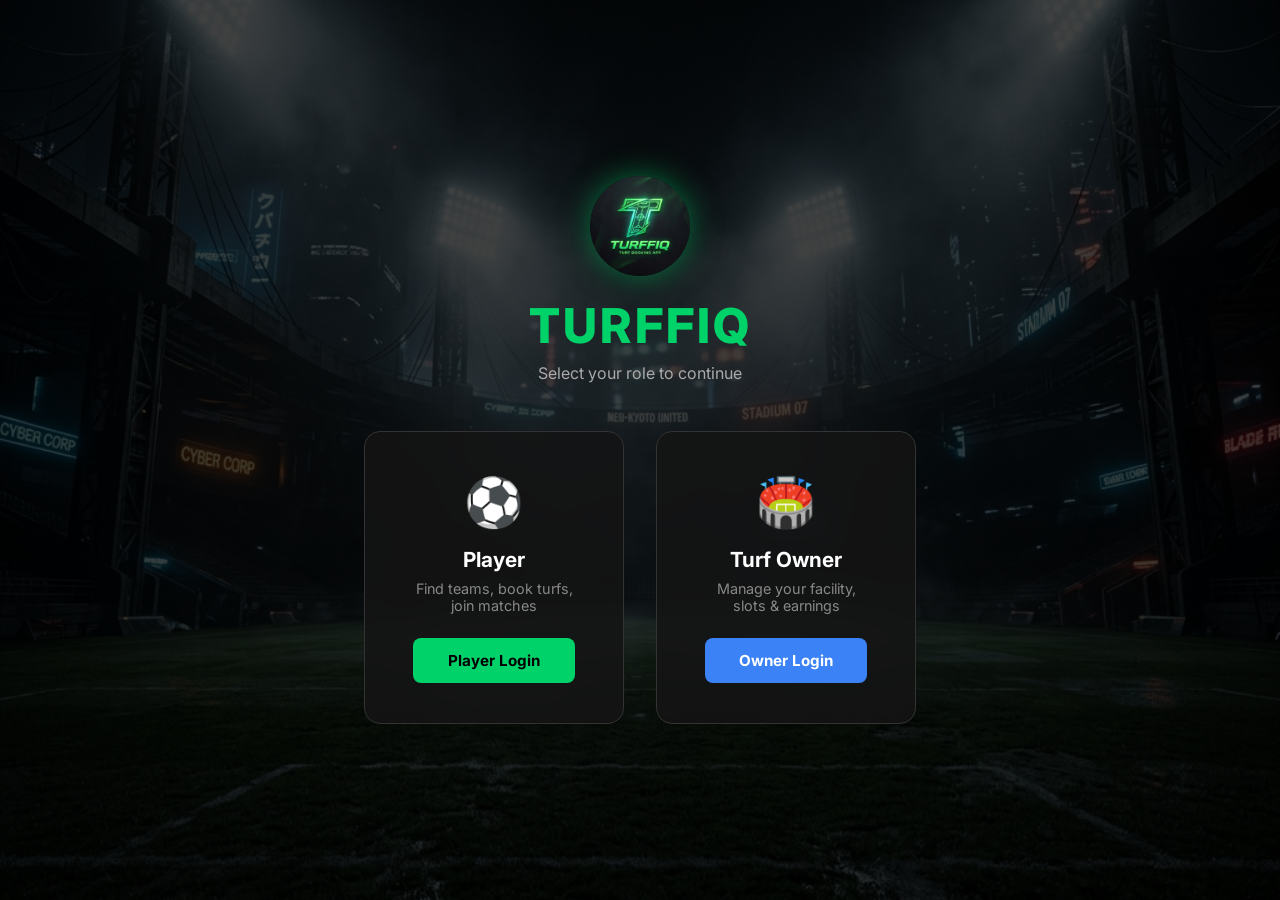
<file: frontend/pages/selection.html>
<!DOCTYPE html>
<html lang="en">
<head>
<meta charset="UTF-8"><meta name="viewport" content="width=device-width,initial-scale=1">
<title>TURFFIQ | Welcome</title>
<link href="https://fonts.googleapis.com/css2?family=Inter:wght@400;600;800&display=swap" rel="stylesheet">
<style>
  * { margin:0; padding:0; box-sizing:border-box; }
  body {
    font-family:'Inter',sans-serif;
    background:#0e0e0e;
    min-height:100vh;
    display:flex;
    flex-direction:column;
    align-items:center;
    justify-content:center;
    background-image: url('../assets/stadium_bg.png');
    background-size:cover; background-position:center;
  }
  .overlay { position:fixed; inset:0; background:rgba(0,0,0,0.75); z-index:0; }
  .content { position:relative; z-index:1; text-align:center; padding:2rem; }
  .logo { width:100px; border-radius:50%; box-shadow:0 0 30px rgba(0,210,106,0.5); }
  h1 { font-size:3rem; font-weight:800; color:#00d26a; letter-spacing:3px; margin:1rem 0 0.5rem; }
  p  { color:#aaa; font-size:1rem; margin-bottom:3rem; }
  .cards { display:flex; gap:2rem; flex-wrap:wrap; justify-content:center; }
  .sel-card {
    background:rgba(20,20,20,0.85);
    backdrop-filter:blur(12px);
    border:1px solid #333;
    border-radius:16px;
    padding:2.5rem 3rem;
    width:260px;
    cursor:pointer;
    transition:all 0.3s;
    text-decoration:none;
    color:#fff;
    display:block;
  }
  .sel-card:hover { border-color:#00d26a; transform:translateY(-4px); box-shadow:0 12px 30px rgba(0,210,106,0.2); }
  .sel-card .icon { font-size:3rem; margin-bottom:1rem; }
  .sel-card h2 { font-size:1.3rem; margin-bottom:0.5rem; }
  .sel-card p  { color:#888; font-size:0.9rem; margin-bottom:1.5rem; }
  .sel-btn {
    display:block; width:100%; padding:0.8rem; border-radius:8px;
    font-weight:700; font-size:0.95rem; border:none; cursor:pointer;
  }
  .btn-green { background:#00d26a; color:#000; }
  .btn-blue  { background:#3b82f6; color:#fff; }
</style>
</head>
<body>
<div class="overlay"></div>
<div class="content">
  <img src="../assets/Logo.jpeg" class="logo" alt="Logo">
  <h1>TURFFIQ</h1>
  <p>Select your role to continue</p>
  <div class="cards">
    <a class="sel-card" href="login.html?role=player">
      <div class="icon">⚽</div>
      <h2>Player</h2>
      <p>Find teams, book turfs, join matches</p>
      <span class="sel-btn btn-green">Player Login</span>
    </a>
    <a class="sel-card" href="login.html?role=owner">
      <div class="icon">🏟️</div>
      <h2>Turf Owner</h2>
      <p>Manage your facility, slots & earnings</p>
      <span class="sel-btn btn-blue">Owner Login</span>
    </a>
  </div>
</div>
</body>
</html>
</file>
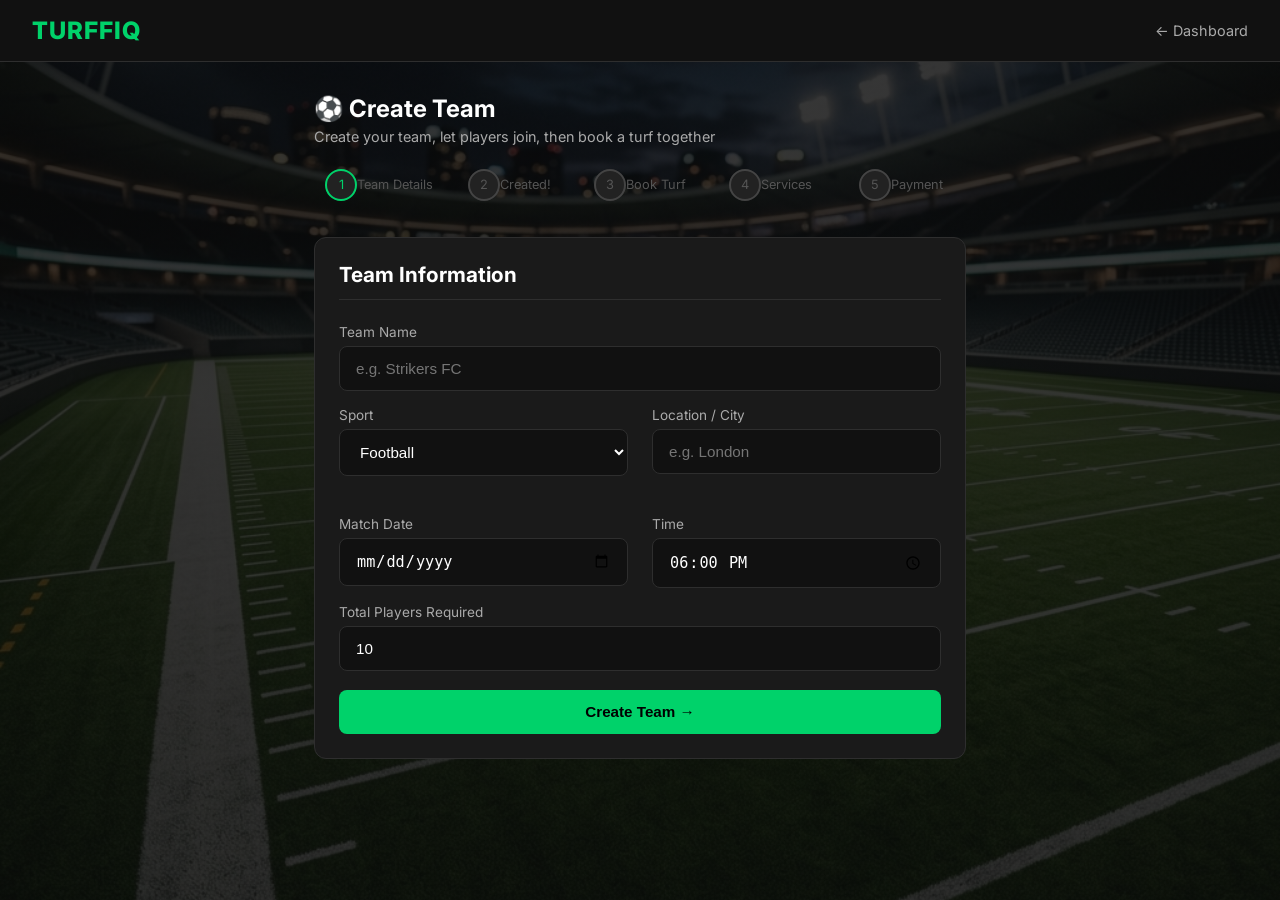
<file: frontend/pages/team_create.html>
<!DOCTYPE html>
<html lang="en">
<head>
<meta charset="UTF-8"><meta name="viewport" content="width=device-width,initial-scale=1">
<title>TURFFIQ | Create Team</title>
<link href="https://fonts.googleapis.com/css2?family=Inter:wght@400;600;800&display=swap" rel="stylesheet">
<link rel="stylesheet" href="../styles/main.css">
<style>
  .step-panel { display:none; }
  .step-panel.active { display:block; animation:fadeIn 0.4s; }
  @keyframes fadeIn { from{opacity:0;transform:translateY(8px)} to{opacity:1;transform:translateY(0)} }
  .stepper { display:flex; margin-bottom:2rem; }
  .step-dot { flex:1; text-align:center; font-size:0.8rem; color:#555; }
  .step-dot::before { content:attr(data-n); display:inline-block; width:28px;height:28px;line-height:28px;border-radius:50%;background:#222;border:2px solid #444;margin-bottom:4px; }
  .step-dot.done::before   { background:var(--accent);border-color:var(--accent);color:#000;font-weight:800; }
  .step-dot.active::before { border-color:var(--accent);color:var(--accent); }
  .turf-card { cursor:pointer; border:1px solid var(--border); border-radius:10px; padding:1rem; margin-bottom:0.75rem; transition:all 0.2s; }
  .turf-card.selected, .turf-card:hover { border-color:var(--accent); background:rgba(0,210,106,0.05); }
  .svc-row { display:flex; justify-content:space-between; align-items:center; padding:0.75rem; background:#111; border-radius:8px; margin-bottom:0.5rem; }
  .pay-btn { flex:1; padding:0.85rem; border-radius:8px; border:1px solid var(--border); background:#111; color:#fff; cursor:pointer; text-align:center; transition:all 0.2s; font-size:0.95rem; }
  .pay-btn.active { border-color:var(--accent); background:rgba(0,210,106,0.1); color:var(--accent); font-weight:700; }
  .sum-row { display:flex; justify-content:space-between; padding:0.5rem 0; border-bottom:1px solid #222; font-size:0.9rem; }
  /* Success panel */
  .success-panel { text-align:center; padding:3rem 2rem; }
  .success-panel .big-icon { font-size:4rem; margin-bottom:1rem; }
  .success-panel h2 { color:var(--accent); margin-bottom:0.5rem; }
  .action-card { border:1px solid var(--border); border-radius:12px; padding:1.5rem; margin-top:1rem; text-align:center; cursor:pointer; transition:all 0.2s; }
  .action-card:hover { border-color:var(--accent); transform:translateY(-2px); }
  .action-card .icon { font-size:2rem; margin-bottom:0.5rem; }
</style>
</head>
<body>
<nav class="navbar">
  <span class="navbar-brand">TURFFIQ</span>
  <a href="dashboard.html" style="color:#aaa;font-size:0.9rem;text-decoration:none">← Dashboard</a>
</nav>

<div class="page-wrap" style="max-width:700px">
  <h2 style="margin-bottom:0.3rem">⚽ Create Team</h2>
  <p style="color:#aaa;font-size:0.9rem;margin-bottom:1.5rem">Create your team, let players join, then book a turf together</p>

  <!-- Stepper -->
  <div class="stepper">
    <div class="step-dot active" data-n="1" id="s1">Team Details</div>
    <div class="step-dot"        data-n="2" id="s2">Created!</div>
    <div class="step-dot"        data-n="3" id="s3">Book Turf</div>
    <div class="step-dot"        data-n="4" id="s4">Services</div>
    <div class="step-dot"        data-n="5" id="s5">Payment</div>
  </div>

  <!-- Step 1: Team Details -->
  <div class="step-panel active" id="p1">
    <div class="card">
      <h3 class="section-title">Team Information</h3>
      <label>Team Name</label>
      <input id="team_name" type="text" required placeholder="e.g. Strikers FC">
      <div class="grid-2">
        <div>
          <label>Sport</label>
          <select id="sport">
            <option>Football</option><option>Cricket</option><option>Basketball</option><option>Tennis</option>
          </select>
        </div>
        <div><label>Location / City</label><input id="location" type="text" placeholder="e.g. London"></div>
        <div><label>Match Date</label><input id="match_date" type="date" required></div>
        <div><label>Time</label><input id="match_time" type="time" value="18:00" required></div>
      </div>
      <label>Total Players Required</label>
      <input id="req_players" type="number" min="2" max="22" value="10">
      <p id="step1Err" style="color:var(--danger);font-size:0.85rem;display:none;margin-top:0.5rem"></p>
      <button class="btn-primary" id="createTeamBtn" onclick="createTeam()">Create Team →</button>
    </div>
  </div>

  <!-- Step 2: Team Created – Wait or Book -->
  <div class="step-panel" id="p2">
    <div class="card success-panel">
      <div class="big-icon">🎉</div>
      <h2>Team Created!</h2>
      <p style="color:#aaa" id="teamPlayerCount">1 / 10 — Need 9 more players</p>
      <p style="color:#888;font-size:0.85rem;margin:0.5rem 0 1.5rem">Share the team invite link or wait for players, then book the turf.</p>

      <div class="grid-2">
        <div class="action-card" onclick="goToChat()">
          <div class="icon">💬</div>
          <h4>Team Chat</h4>
          <p style="color:#aaa;font-size:0.85rem">Coordinate with members</p>
        </div>
        <div class="action-card" onclick="setStep(3)">
          <div class="icon">🏟️</div>
          <h4>Book Turf Now</h4>
          <p style="color:#aaa;font-size:0.85rem">Only you (admin) can book</p>
        </div>
      </div>

      <!-- Demo Auto-Fill -->
      <div style="margin-top:1.5rem; padding:1rem; border:1px dashed #f6c90e; border-radius:10px; background:rgba(246,201,14,0.05)">
        <p style="color:#f6c90e;font-size:0.82rem;margin:0 0 0.6rem">⚡ <strong>Demo Mode</strong> — Team incomplete?</p>
        <button class="btn-primary btn-sm" style="background:#f6c90e;color:#000;width:auto;padding:0.4rem 1.2rem" onclick="demoAutoFillTeam()">Auto-Fill Team with Demo Players</button>
      </div>
      
      <a href="dashboard.html" style="display:block;margin-top:1.5rem;color:#888;font-size:0.9rem;text-decoration:none">← Back to Dashboard</a>
    </div>
  </div>

  <!-- Step 3: Select Turf + Slot -->
  <div class="step-panel" id="p3">
    <div class="card">
      <h3 class="section-title">Choose Turf & Slot</h3>
      <p style="color:#aaa;font-size:0.85rem;margin-bottom:1rem">Turfs near <strong id="locLabel">–</strong></p>
      <div id="turfList"><p style="color:#888">Loading turfs…</p></div>
      <div id="slotSection" style="display:none;margin-top:1.5rem">
        <h4 style="margin-bottom:0.5rem" id="slotLabel">Available Slots</h4>
        <div class="slot-grid" id="slotGrid"></div>
      </div>
      <div style="display:flex;gap:1rem;margin-top:1.5rem">
        <button class="btn-secondary" style="flex:1" onclick="setStep(2)">← Back</button>
        <button class="btn-primary" style="flex:2;margin-top:0" id="nextToSvcs" disabled onclick="setStep(4)">Next: Services →</button>
      </div>
    </div>
  </div>

  <!-- Step 4: Services -->
  <div class="step-panel" id="p4">
    <div class="card">
      <h3 class="section-title">Add-on Services</h3>
      <div class="svc-row">
        <label style="margin:0;color:#fff"><input type="checkbox" class="svc" value="Water Bottles" data-price="20"> 💧 Water Bottles</label>
        <span style="color:var(--accent)">+₹20/player</span>
      </div>
      <div class="svc-row">
        <label style="margin:0;color:#fff"><input type="checkbox" class="svc" value="Snacks" data-price="50"> 🍿 Snacks</label>
        <span style="color:var(--accent)">+₹50</span>
      </div>
      <div class="svc-row">
        <label style="margin:0;color:#fff"><input type="checkbox" class="svc" value="Energy Drinks" data-price="80"> ⚡ Energy Drinks</label>
        <span style="color:var(--accent)">+₹80</span>
      </div>
      <div class="svc-row">
        <label style="margin:0;color:#fff"><input type="checkbox" class="svc" value="Equipment" data-price="150"> 🎽 Equipment</label>
        <span style="color:var(--accent)">+₹150</span>
      </div>
      <div style="display:flex;gap:1rem;margin-top:1.5rem">
        <button class="btn-secondary" style="flex:1" onclick="setStep(3)">← Back</button>
        <button class="btn-primary" style="flex:2;margin-top:0" onclick="goToPayment()">Review & Pay →</button>
      </div>
    </div>
  </div>

  <!-- Step 5: Payment -->
  <div class="step-panel" id="p5">
    <div class="card">
      <h3 class="section-title">Booking Summary</h3>
      <div class="sum-row"><span style="color:#aaa">Turf</span><strong id="sumTurf">–</strong></div>
      <div class="sum-row"><span style="color:#aaa">Slot</span><strong id="sumSlot">–</strong></div>
      <div class="sum-row"><span style="color:#aaa">Team</span><strong id="sumTeam">–</strong></div>
      <div class="sum-row"><span style="color:#aaa">Services</span><strong id="sumSvcs">–</strong></div>
      <div class="sum-row"><span style="color:#aaa">Slot Cost</span><strong id="sumTurfCost">₹–</strong></div>
      <div class="sum-row"><span style="color:#aaa">Services Cost</span><strong id="sumSvcCost">---</strong></div>
      <div style="display:flex;justify-content:space-between;margin-top:1rem;padding-top:1rem;border-top:1px solid #333;font-size:1.3rem">
        <span>Total</span><strong style="color:var(--accent)" id="sumTotal">---</strong>
      </div>

      <h4 style="margin-top:1.5rem;margin-bottom:0.5rem">Payment Mode</h4>
      <div style="display:flex;gap:1rem">
        <div class="pay-btn active" id="pm-single" onclick="selectPay('single')">💳 Pay Full Amount</div>
        <div class="pay-btn"       id="pm-split"  onclick="selectPay('split')">🤝 Split with Team</div>
      </div>
      <p style="color:#888;font-size:0.82rem;margin-top:0.5rem" id="splitNote" style="display:none">
        Each player pays <strong id="perPlayerAmt">–</strong> — booking confirms when everyone pays.
      </p>

      <p id="payErr" style="color:var(--danger);font-size:0.85rem;margin-top:0.75rem;display:none"></p>
      <div style="display:flex;gap:1rem;margin-top:1.5rem">
        <button class="btn-secondary" style="flex:1" onclick="setStep(4)">← Back</button>
        <button class="btn-primary" style="flex:2;margin-top:0" id="payBtn" onclick="confirmBooking()">✅ Confirm & Pay</button>
      </div>
    </div>
  </div>
</div>

<script src="../scripts/api.js"></script>
<script>
let state = { turf:null, slot:null, slotPrice:500, svcTotal:0, payMode:"single", teamId:null, bookingId:null };

function setStep(n) {
  document.querySelectorAll(".step-panel").forEach((p,i) => p.classList.toggle("active", i+1===n));
  document.querySelectorAll(".step-dot").forEach((d,i) => {
    d.classList.toggle("done",   i+1 < n);
    d.classList.toggle("active", i+1 === n);
  });
  if (n === 3) loadTurfs();
}

// ── STEP 1: Create Team ──────────────────────────────────────────────────
async function createTeam() {
  const name = document.getElementById("team_name").value.trim();
  const loc  = document.getElementById("location").value.trim();
  const date = document.getElementById("match_date").value;
  const time = document.getElementById("match_time").value;
  const req  = parseInt(document.getElementById("req_players").value);
  const btn  = document.getElementById("createTeamBtn");
  const err  = document.getElementById("step1Err");
  err.style.display = "none";

  if (!name || !loc || !date) { showToast("Fill all required fields","error"); return; }
  showLoading(btn, true);

  try {
    const res = await apiCall("/teams/create", "POST", {
      team_name: name, sport: document.getElementById("sport").value,
      location: loc, date_time: `${date}T${time}`, required_players: req
    });
    state.teamId = res.team_id;
    document.getElementById("teamPlayerCount").innerText = res.players;
    document.getElementById("locLabel").innerText = loc;
    showToast("Team created! 🎉");
    setStep(2);
  } catch(e) {
    err.innerText = e.message; err.style.display = "block";
    showLoading(btn, false, "Create Team →");
  }
}

function goToChat() {
  if (state.teamId) window.location.href = `chat.html?team_id=${state.teamId}`;
}

async function demoAutoFillTeam() {
  if (!state.teamId) { showToast("Create a team first!", "error"); return; }
  try {
    const res = await apiCall(`/teams/${state.teamId}/autofill`, "POST");
    showToast(`⚡ ${res.message}`, "success");
    // Reload team count display
    const team = await apiCall(`/teams/${state.teamId}`);
    const cnt = team.current_players_count;
    const req = team.required_players;
    document.getElementById("teamPlayerCount").innerText = `${cnt} / ${req} players joined`;
  } catch(e) { showToast(e.message, "error"); }
}
// ── STEP 3: Load Turfs + Slots ───────────────────────────────────────────
async function loadTurfs() {
  const loc = document.getElementById("location").value.trim();
  const el  = document.getElementById("turfList");
  el.innerHTML = `<p style="color:#888">🔍 Searching turfs in ${loc||"your area"}…</p>`;
  try {
    // DEMO MODE: Pass location to backend — it auto-generates virtual turfs if empty
    const turfs = await apiCall(`/turfs/?location=${encodeURIComponent(loc)}`);
    if (!turfs || !turfs.length) {
      el.innerHTML = `<p style="color:#aaa">No turfs found. Try entering a city name.</p>`;
    } else {
      el.innerHTML = turfs.map(t => {
        const labels = [
            '<span class="badge badge-yellow" style="margin-left:0.5rem;font-size:0.7rem">Almost Full 🔥</span>',
            '<span class="badge badge-red" style="margin-left:0.5rem;font-size:0.7rem">High Demand</span>',
            '<span class="badge badge-green" style="margin-left:0.5rem;font-size:0.7rem">Fast Filling</span>',
            '<span class="badge badge-yellow" style="margin-left:0.5rem;font-size:0.7rem">Popular 🏆</span>',
            ''
        ];
        const randomLabel = labels[Math.floor(Math.random() * labels.length)];
        const isVirtual = t.is_virtual ? '<span style="color:var(--accent);font-size:0.7rem;margin-left:0.3rem">📍 Nearby</span>' : '';
        return `
        <div class="turf-card" id="tc_${t._id}" onclick="selectTurf('${t._id}','${t.turf_name}','${t.location}',${t.lat||0},${t.lng||0})">
          <div style="display:flex;justify-content:space-between;align-items:center">
            <div>
              <strong>${t.turf_name}</strong>${isVirtual} ${randomLabel}
              <p style="color:#aaa;font-size:0.85rem;margin-top:0.2rem">📍 ${t.location}</p>
            </div>
            <span class="badge badge-green">₹${t.price_per_hour||500}/hr</span>
          </div>
        </div>`;
      }).join("");
    }
  } catch(e) { el.innerHTML = `<p style="color:var(--danger)">${e.message}</p>`; }
}

async function selectTurf(id, name, loc, lat, lng) {
  document.querySelectorAll(".turf-card").forEach(c => c.classList.remove("selected"));
  document.getElementById("tc_"+id).classList.add("selected");
  state.turf = {id, name, loc, lat, lng};
  document.getElementById("slotSection").style.display = "block";
  document.getElementById("slotLabel").innerHTML = `Available Slots — ${name} <a href="https://www.google.com/maps?q=${lat},${lng}" target="_blank" class="btn-secondary btn-sm" style="margin-left:1rem;text-decoration:none">🧭 Start Navigation</a>`;
  state.slot = null; document.getElementById("nextToSvcs").disabled = true;
  await loadSlots(id);
}

async function loadSlots(turfId) {
  const date = document.getElementById("match_date").value;
  const targetHour = document.getElementById("match_time").value;
  const grid = document.getElementById("slotGrid");
  
  if (!date) { grid.innerHTML = `<p style="color:#aaa">Select a date above first.</p>`; return; }
  grid.innerHTML = `<p style="color:#888">⚡ Finding available slots near your time...</p>`;
  
  try {
    const res = await apiCall(`/slots/?turf_id=${turfId}&date=${date}&target_hour=${targetHour}`);
    const slots = res.slots || res;
    
    if (!slots || !slots.length) { 
      // DEMO GUARANTEE: If still nothing, notify user but don't dead-end
      grid.innerHTML = `
        <div style="grid-column:1/-1;text-align:center;padding:2rem;border:1px dashed #444;border-radius:12px">
          <p style="color:#aaa;margin-bottom:1rem">🔄 Generating slots for this date...</p>
          <button class="btn-primary btn-sm" onclick="loadSlots('${turfId}')">Retry</button>
        </div>`;
      return; 
    }
    
    let html = "";
    
    // Inject the fallback warning header if the native turf fired a blank
    if (res.is_fallback) {
      html += `
        <div style="grid-column: 1 / -1; background: rgba(255, 69, 58, 0.1); border: 1px solid var(--danger); padding: 1rem; border-radius: 8px; margin-bottom: 0.5rem;">
          <h4 style="color: var(--danger); margin:0 0 0.4rem 0;">⚠️ Selected Turf is fully booked.</h4>
          <p style="color: #ccc; font-size: 0.85rem; margin:0;">We found these highly-matched alternatives nearby:</p>
        </div>
      `;
    } else {
      const avail = slots.filter(s => s.status === "available").length;
      const totalShown = slots.length;
      html += `
        <div style="grid-column:1/-1;margin-bottom:0.5rem;font-size:0.82rem;color:#aaa">
          ✅ Showing <strong style="color:var(--accent)">${avail} available</strong> slots near your selected time (${totalShown} total shown)
        </div>`;
    }

    html += slots.map(s => {
      const isFallbackCard = s.turf_name ? true : false;
      let badgeHtml = s.proximity_label 
          ? `<span style="display:block;color:var(--accent);font-size:0.7rem;font-weight:700;margin-top:0.2rem">${s.proximity_label}</span>`
          : "";
          
      // If cross-turf, show the alternate Turf Name & inject a swap command
      let insideContent = `${s.label}<br><small>₹${s.price}</small>${badgeHtml}`;
      if (isFallbackCard) {
        insideContent = `
          <strong style="color:#fff;font-size:0.9rem">${s.turf_name}</strong><br>
          <span style="color:#aaa;font-size:0.8rem">${s.label} • ₹${s.price}</span>${badgeHtml}
        `;
      }

      // Handle the onClick logic dynamically
      const onClickStr = isFallbackCard 
        ? `selectFallbackSlot('${s._id}', '${s.label}', ${s.price}, '${s.status}', '${s.turf_id}', '${s.turf_name}', '${s.turf_location}', ${s.turf_lat||0}, ${s.turf_lng||0})`
        : `selectSlot('${s._id}','${s.label}',${s.price},'${s.status}')`;

      return `
      <div class="slot-btn ${s.status}" id="sl_${s._id}" onclick="${onClickStr}" style="${isFallbackCard ? 'border-color:var(--accent);' : ''}">
        ${insideContent}
      </div>`;
    }).join("");
    
    grid.innerHTML = html;
  } catch(e) { 
    grid.innerHTML = `<p style="color:var(--danger)">${e.message}</p>`; 
  }
}

async function selectFallbackSlot(slotId, label, price, status, targetTurfId, targetTurfName, targetLoc, tLat, tLng) {
  // First dynamically select the alternative Turf in the UI
  selectTurf(targetTurfId, targetTurfName, targetLoc, tLat, tLng);
  // Give it a tiny delay to render the native slots of this newly selected turf
  setTimeout(() => {
    // Force select that specific slot natively
    selectSlot(slotId, label, price, status);
  }, 300);
}

async function selectSlot(id, label, price, status) {
  // DEMO MODE: If slot is booked/blocked, auto-find and jump to nearest available one
  if (status !== "available") {
    showToast("⚡ Slot unavailable — finding nearest available slot for you...", "info");
    const availableBtn = [...document.querySelectorAll(".slot-btn.available")].find(b => b.id !== "sl_"+id);
    if (availableBtn) {
      // Parse out the data from the found slot button's onclick string
      const onclickStr = availableBtn.getAttribute("onclick");
      availableBtn.click(); // Just trigger it!
    } else {
      showToast("No available slots found. Try a different date.", "error");
    }
    return;
  }
  
  // Attempt to lock it immediately
  try {
    await apiCall(`/slots/${id}/lock`, "POST");
  } catch(e) {
    showToast(e.message, "error");
    loadSlots(state.turf.id);
    return;
  }
  
  document.querySelectorAll(".slot-btn").forEach(b => b.classList.remove("selected"));
  const slotEl = document.getElementById("sl_"+id);
  if (slotEl) slotEl.classList.add("selected");
  state.slot = {id, label, price}; state.slotPrice = price;
  document.getElementById("nextToSvcs").disabled = false;
  showToast("Slot locked for 3 minutes! ⏳");
}

// ── STEP 5: Summary & Pay ───────────────────────────────────────────────
function goToPayment() {
  let svcTotal = 0, svcs = [];
  document.querySelectorAll(".svc:checked").forEach(cb => { svcTotal += parseInt(cb.dataset.price); svcs.push(cb.value); });
  state.svcTotal = svcTotal; state.services = svcs;
  const total = state.slotPrice + svcTotal; state.total = total;
  const req = parseInt(document.getElementById("req_players").value);

  document.getElementById("sumTurf").innerText    = state.turf.name;
  document.getElementById("sumSlot").innerText    = state.slot.label;
  document.getElementById("sumTeam").innerText    = document.getElementById("team_name").value;
  document.getElementById("sumSvcs").innerText    = svcs.join(", ") || "None";
  document.getElementById("sumTurfCost").innerText = `₹${state.slotPrice}`;
  document.getElementById("sumSvcCost").innerText  = `₹${svcTotal}`;
  document.getElementById("sumTotal").innerText    = `₹${total}`;
  document.getElementById("perPlayerAmt").innerText = `₹${(total/req).toFixed(2)}`;
  setStep(5);
}

function selectPay(mode) {
  state.payMode = mode;
  document.getElementById("pm-single").classList.toggle("active", mode==="single");
  document.getElementById("pm-split").classList.toggle("active",  mode==="split");
  document.getElementById("splitNote").style.display = mode==="split" ? "block" : "none";
}

async function confirmBooking() {
  const btn = document.getElementById("payBtn");
  const err = document.getElementById("payErr");
  err.style.display = "none";
  showLoading(btn, true);
  const user = getUser();
  const date = document.getElementById("match_date").value;
  const time = document.getElementById("match_time").value;

  try {
    // 1. Update team with turf/slot info
    // 2. Create booking
    const bookRes = await apiCall("/bookings/create", "POST", {
      turf_id: state.turf.id, slot_id: state.slot.id, date,
      services: state.services, total_cost: state.total,
      payment_method: state.payMode, team_id: state.teamId,
      player_ids: [user.id]
    });
    state.bookingId = bookRes.booking_id;

    if (state.payMode === "single") {
      // Single pay: direct confirm
      const payRes = await apiCall("/payments/", "POST", {
        booking_id: state.bookingId, method: "single",
        total_amount: state.total, player_ids: [user.id]
      });
      showToast(`Booking confirmed! TXN: ${payRes.txn_id} 🎉`);
      setTimeout(() => window.location.href = `chat.html?team_id=${state.teamId}`, 1200);
    } else {
      // Split: get all players
      const team = await apiCall(`/teams/${state.teamId}`);
      const playerIds = team.players || [user.id];
      const payRes = await apiCall("/payments/", "POST", {
        booking_id: state.bookingId, method: "split",
        total_amount: state.total, player_ids: playerIds
      });
      showToast("Split payment created — forwarding to payment page…");
      setTimeout(() => {
        window.location.href = `payment_split.html?booking_id=${state.bookingId}&team_id=${state.teamId}`;
      }, 1000);
    }
  } catch(e) {
    err.innerText = e.message; err.style.display = "block";
    showLoading(btn, false, "✅ Confirm & Pay");
  }
}
</script>
</body>
</html>
</file>
<file: frontend/styles/main.css>
:root {
    --bg: #0e0e0e;
    --card-bg: #1a1a1a;
    --card-alt: #222;
    --accent: #00d26a;
    --accent-dark: #00a855;
    --danger: #e53e3e;
    --warn: #f6c90e;
    --text: #ffffff;
    --text-secondary: #aaaaaa;
    --border: #2e2e2e;
    --radius: 12px;
}
* { box-sizing: border-box; margin: 0; padding: 0; }
body {
    font-family: 'Inter', 'Segoe UI', sans-serif;
    background: linear-gradient(rgba(10, 10, 10, 0.82), rgba(10, 10, 10, 0.82)), 
                url('../assets/sports_bg.png') no-repeat center center fixed;
    background-size: cover;
    color: var(--text);
    min-height: 100vh;
}

/* Navbar */
.navbar {
    background: #111;
    padding: 1rem 2rem;
    display: flex;
    justify-content: space-between;
    align-items: center;
    border-bottom: 1px solid var(--border);
    position: sticky; top: 0; z-index: 100;
}
.navbar-brand { color: var(--accent); font-size: 1.5rem; font-weight: 800; letter-spacing: 1px; }
.navbar-links  { display: flex; align-items: center; gap: 1rem; }

/* Containers */
.container { max-width: 1100px; margin: 0 auto; padding: 0 1.5rem; }
.page-wrap  { padding: 2rem 1.5rem; max-width: 1100px; margin: 0 auto; }

/* Cards */
.card {
    background: var(--card-bg);
    border: 1px solid var(--border);
    border-radius: var(--radius);
    padding: 1.5rem;
    transition: border-color 0.2s;
}
.card:hover { border-color: #444; }
.card-hover:hover { border-color: var(--accent); transform: translateY(-2px); cursor: pointer; }
.card-hover { transition: all 0.2s; }

/* Grid */
.grid-2 { display: grid; grid-template-columns: 1fr 1fr; gap: 1.5rem; }
.grid-3 { display: grid; grid-template-columns: 1fr 1fr 1fr; gap: 1.5rem; }
.grid-4 { display: grid; grid-template-columns: repeat(4, 1fr); gap: 1rem; }
@media (max-width: 768px) {
    .grid-2, .grid-3, .grid-4 { grid-template-columns: 1fr; }
}

/* Forms */
label { display: block; color: var(--text-secondary); font-size: 0.85rem; margin-bottom: 0.4rem; margin-top: 1rem; }
input, select, textarea {
    width: 100%;
    background: #111;
    border: 1px solid var(--border);
    border-radius: 8px;
    padding: 0.8rem 1rem;
    color: var(--text);
    font-size: 0.95rem;
    outline: none;
    transition: border-color 0.2s;
}
input:focus, select:focus, textarea:focus { border-color: var(--accent); }
select option { background: #222; }

/* Buttons */
.btn-primary {
    background: var(--accent);
    color: #000;
    border: none;
    border-radius: 8px;
    padding: 0.85rem 1.5rem;
    font-weight: 700;
    font-size: 0.95rem;
    cursor: pointer;
    width: 100%;
    margin-top: 1.2rem;
    transition: all 0.2s;
}
.btn-primary:hover:not(:disabled) { background: var(--accent-dark); transform: translateY(-1px); }
.btn-primary:disabled { opacity: 0.5; cursor: not-allowed; }

.btn-secondary {
    background: transparent;
    color: var(--text);
    border: 1px solid var(--border);
    border-radius: 8px;
    padding: 0.75rem 1.2rem;
    font-weight: 600;
    cursor: pointer;
    transition: all 0.2s;
}
.btn-secondary:hover { border-color: #888; }

.btn-danger {
    background: transparent;
    color: var(--danger);
    border: 1px solid var(--danger);
    border-radius: 8px;
    padding: 0.5rem 1rem;
    cursor: pointer;
    font-size: 0.85rem;
    transition: all 0.2s;
}
.btn-danger:hover { background: rgba(229,62,62,0.1); }

.btn-sm { padding: 0.4rem 0.9rem; font-size: 0.85rem; width: auto; margin-top: 0; }

/* Badges */
.badge { display: inline-block; padding: 0.25rem 0.7rem; border-radius: 20px; font-size: 0.8rem; font-weight: 600; }
.badge-green  { background: rgba(0,210,106,0.15); color: var(--accent); border: 1px solid var(--accent); }
.badge-yellow { background: rgba(246,201,14,0.15); color: var(--warn); border: 1px solid var(--warn); }
.badge-red    { background: rgba(229,62,62,0.15); color: var(--danger); border: 1px solid var(--danger); }
.badge-gray   { background: #333; color: #888; border: 1px solid #444; }

/* Section headers */
.section-title {
    font-size: 1.3rem;
    font-weight: 700;
    border-bottom: 1px solid var(--border);
    padding-bottom: 0.75rem;
    margin-bottom: 1.5rem;
}

/* Spinner */
.spinner {
    display: inline-block;
    width: 14px; height: 14px;
    border: 2px solid rgba(0,0,0,0.3);
    border-top-color: #000;
    border-radius: 50%;
    animation: spin 0.6s linear infinite;
    vertical-align: middle;
    margin-right: 6px;
}
@keyframes spin { to { transform: rotate(360deg); } }

/* Tabs */
.tabs { display: flex; border-bottom: 1px solid var(--border); margin-bottom: 1.5rem; gap: 0; }
.tab {
    padding: 0.9rem 1.5rem;
    cursor: pointer;
    color: var(--text-secondary);
    border-bottom: 2px solid transparent;
    font-weight: 500;
    transition: all 0.2s;
}
.tab.active { color: var(--accent); border-bottom-color: var(--accent); font-weight: 700; }
.tab-content { display: none; }
.tab-content.active { display: block; }

/* Stats */
.stat-box {
    background: var(--card-bg);
    border: 1px solid var(--border);
    border-radius: var(--radius);
    padding: 1.25rem;
    text-align: center;
}
.stat-box h2 { font-size: 2rem; color: var(--accent); margin-bottom: 0.25rem; }
.stat-box p  { color: var(--text-secondary); font-size: 0.85rem; }

/* Empty state */
.empty-state {
    text-align: center;
    padding: 3rem;
    color: var(--text-secondary);
}
.empty-state .icon { font-size: 3rem; margin-bottom: 1rem; }

/* Slot grid */
.slot-grid { display: grid; grid-template-columns: repeat(auto-fill, minmax(130px, 1fr)); gap: 0.75rem; margin-top: 1rem; }
.slot-btn {
    padding: 0.7rem;
    border-radius: 8px;
    border: 1px solid var(--border);
    background: #111;
    color: var(--text);
    cursor: pointer;
    font-size: 0.85rem;
    text-align: center;
    transition: all 0.2s;
}
.slot-btn:hover { border-color: var(--accent); color: var(--accent); }
.slot-btn.selected { background: var(--accent); color: #000; border-color: var(--accent); font-weight: 700; }
.slot-btn.booked   { background: #2a1a1a; color: #555; border-color: #333; cursor: not-allowed; }
.slot-btn.blocked  { background: #1a1a2a; color: #555; border-color: #333; cursor: not-allowed; }

/* Notification dot */
.notif-dot {
    display: inline-block;
    width: 8px; height: 8px;
    background: var(--accent);
    border-radius: 50%;
    margin-left: 4px;
    vertical-align: middle;
}
</file>
